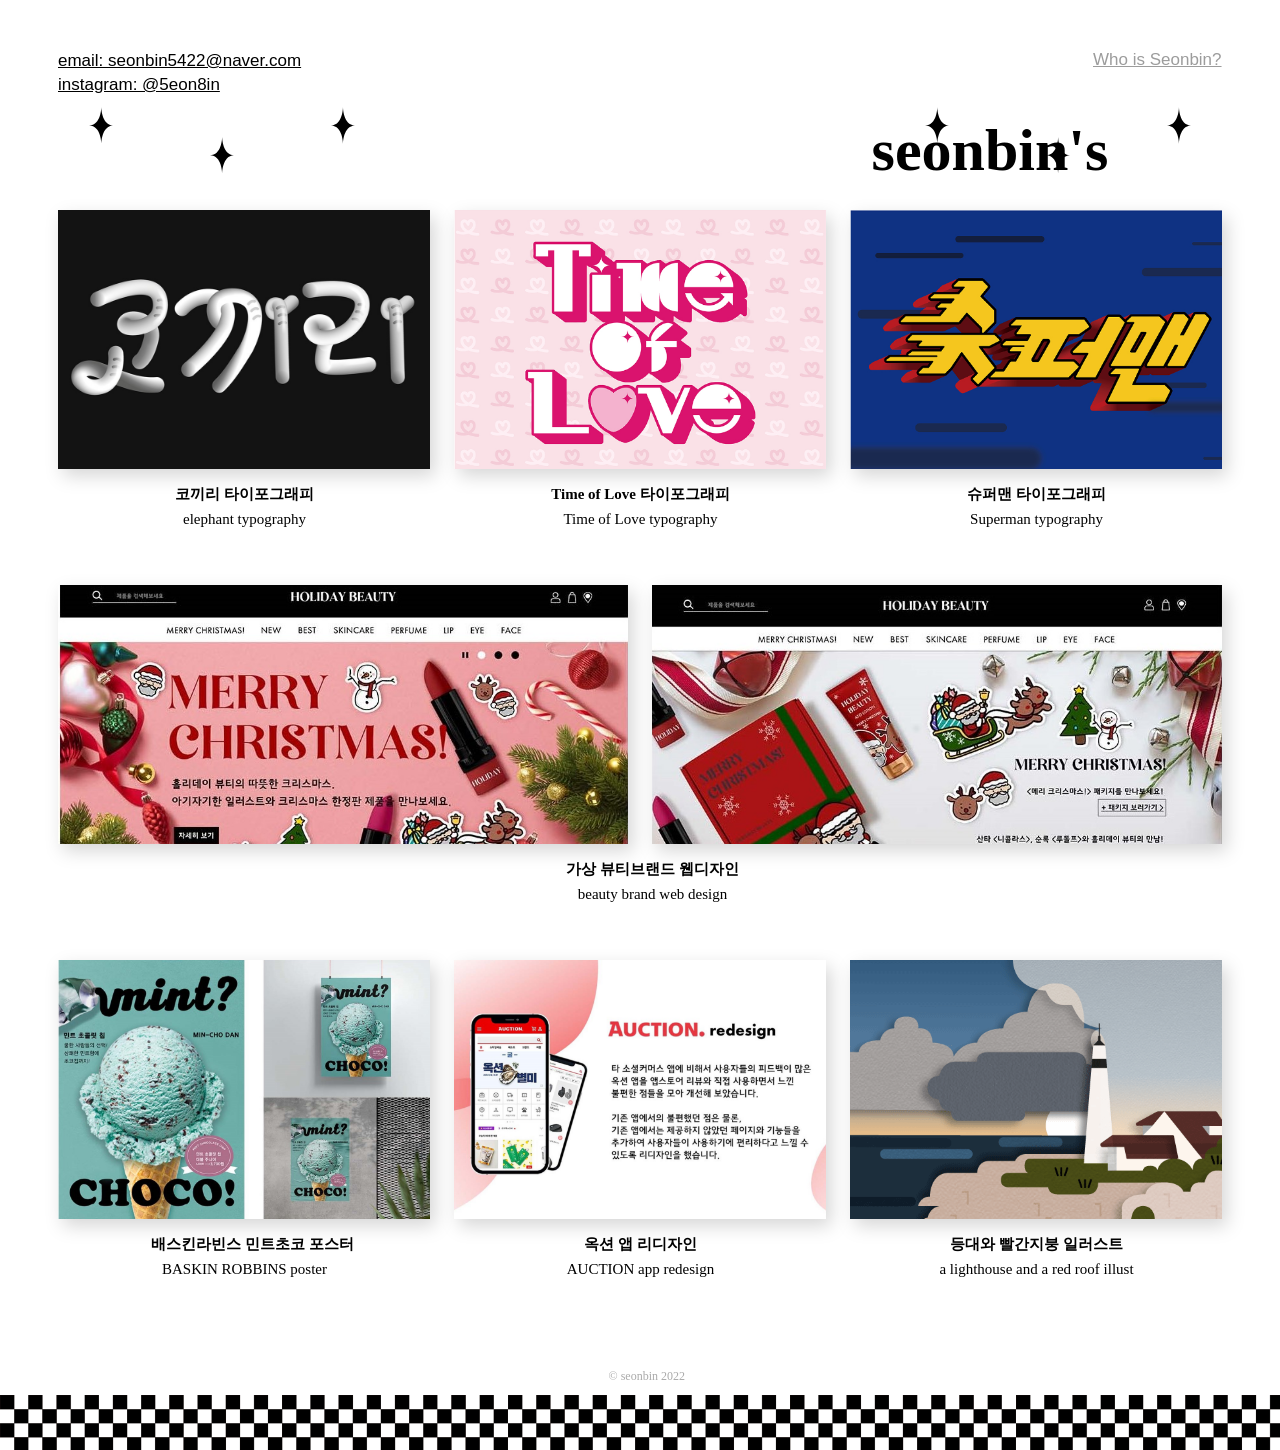
<file: final/index.html>
<!DOCTYPE html>
<html>
<head>
<meta charset="utf-8"/>
<meta http-equiv="X-UA-Compatible" content="IE=edge"/>
<meta name="viewport" content="width=device-width, initial-scale=1.0">
<link rel="stylesheet" href="https://cdnjs.cloudflare.com/ajax/libs/animate.css/4.1.1/animate.min.css">
<title>seonbin's</title>
<style id="applicationStylesheet" type="text/css">
:root {
	--web-view-ids: seonbins_mobile__3,seonbins_mobile__2,seonbins_mobile__1,seonbins_mobile,seonbins_tablet__1,seonbins_tablet,seonbins_desktop__1,seonbins_desktop;
	--web-view-name: seonbins;
	--web-view-id: seonbins_mobile__3;
	--web-scale-to-fit: false;
	--web-scale-to-fit-type: default;
	--web-enable-scale-up: false;
	--web-scale-on-resize: true;
	--web-show-scale-controls: false;
	--web-scale-on-double-click: false;
	--web-center-horizontally: true;
	--web-center-vertically: false;
	--web-actual-size-on-double-click: false;
	--web-navigate-on-keypress: false;
	--web-refresh-for-changes: false;
	--web-add-image-compare: false;
	--web-show-by-media-query: true;
	--web-application: false;
	--web-show-navigation-controls: false;
	--web-enable-deep-linking: true;
	--web-is-overlay: true;
}
#seonbins_mobile__3,
#seonbins_mobile__2,
#seonbins_mobile__1,
#seonbins_mobile,
#seonbins_tablet__1,
#seonbins_tablet,
#seonbins_desktop__1,
#seonbins_desktop {
	display: none;
}
@media (min-width: 0px) and (max-width: 767px) {
	.mediaViewInfo {
		--web-view-name: seonbins;
		--web-view-id: seonbins_mobile__3;
		--web-scale-on-resize: true;
		--web-center-horizontally: true;
		--web-show-by-media-query: true;
		--web-enable-deep-linking: true;
		--web-is-overlay: true;
	}
	* {
		margin: 0;
		padding: 0;
		box-sizing: border-box;
		border: none;
	}
	#seonbins_mobile__3 {
		position: absolute;
		display: block;
		width: 480px;
		height: 850px;
		overflow: hidden;
		--web-view-name: seonbins;
		--web-view-id: seonbins_mobile__3;
		--web-scale-on-resize: true;
		--web-center-horizontally: true;
		--web-show-by-media-query: true;
		--web-enable-deep-linking: true;
		--web-is-overlay: true;
	}
	
	#n_208 {
		fill: rgba(0,0,0,1);
	}
	.n_208 {
		position: absolute;
		overflow: visible;
		width: 232px;
		height: 850px;
		left: 0px;
		top: 0px;
	}
	#n_4 {
		fill: rgba(255,255,255,1);
	}
	.n_4 {
		overflow: visible;
		position: absolute;
		width: 27.3px;
		height: 27.3px;
		left: 24px;
		top: 24px;
		transform: matrix(1,0,0,1,0,0);
		--web-animation: fadein 0.30000001192092896s ease-out;
		--web-action-type: view;
		--web-action-target: seonbins_mobile__1;
		cursor: pointer;
	}
	#n_138 {
		position: absolute;
		width: 186px;
		height: 34.732px;
		left: 24px;
		top: 89.268px;
		overflow: visible;
	}
	#email_seonbin5422navercom {
		left: 0px;
		top: 0px;
		position: absolute;
		overflow: visible;
		width: 187px;
		white-space: nowrap;
		text-align: left;
		font-family: Arial;
		font-style: normal;
		font-weight: normal;
		font-size: 13px;
		color: rgba(255,255,255,1);
		text-decoration: underline;
	}
	#instagram_5eon8in__ {
		left: 0px;
		top: 19.732px;
		position: absolute;
		overflow: visible;
		width: 132px;
		white-space: nowrap;
		text-align: left;
		font-family: Arial;
		font-style: normal;
		font-weight: normal;
		font-size: 13px;
		color: rgba(255,255,255,1);
		text-decoration: underline;
	}
	#back_to_home {
		left: 24px;
		top: 161.968px;
		position: absolute;
		overflow: visible;
		width: 79px;
		white-space: nowrap;
		--web-animation: fadein undefineds undefined;
		--web-action-type: view;
		--web-action-target: seonbins_mobile;
		cursor: pointer;
		text-align: left;
		font-family: Arial;
		font-style: normal;
		font-weight: normal;
		font-size: 13px;
		color: rgba(255,255,255,1);
		text-decoration: underline;
	}
}
@media (min-width: 0px) and (max-width: 767px) {
	.mediaViewInfo {
		--web-view-name: seonbins;
		--web-view-id: seonbins_mobile__2;
		--web-scale-on-resize: true;
		--web-center-horizontally: true;
		--web-show-by-media-query: true;
		--web-enable-deep-linking: true;
		--web-is-overlay: true;
	}
	* {
		margin: 0;
		padding: 0;
		box-sizing: border-box;
		border: none;
	}
	#seonbins_mobile__2 {
		position: absolute;
		display: block;
		width: 480px;
		height: 850px;
		overflow: hidden;
		--web-view-name: seonbins;
		--web-view-id: seonbins_mobile__2;
		--web-scale-on-resize: true;
		--web-center-horizontally: true;
		--web-show-by-media-query: true;
		--web-enable-deep-linking: true;
		--web-is-overlay: true;
	}
	
	#n_208_v {
		fill: rgba(0,0,0,1);
	}
	.n_208_v {
		position: absolute;
		overflow: visible;
		width: 228px;
		height: 850px;
		left: 0px;
		top: 0px;
	}
	#n_4_w {
		fill: rgba(255,255,255,1);
	}
	.n_4_w {
		overflow: visible;
		position: absolute;
		width: 27.3px;
		height: 27.3px;
		left: 24px;
		top: 24px;
		transform: matrix(1,0,0,1,0,0);
		--web-animation: fadein 0.30000001192092896s ease-out;
		--web-action-type: view;
		--web-action-target: seonbins_mobile;
		cursor: pointer;
	}
	#n_137 {
		position: absolute;
		width: 186px;
		height: 34.732px;
		left: 24px;
		top: 89.268px;
		overflow: visible;
	}
	#email_seonbin5422navercom_y {
		left: 0px;
		top: 0px;
		position: absolute;
		overflow: visible;
		width: 187px;
		white-space: nowrap;
		text-align: left;
		font-family: Arial;
		font-style: normal;
		font-weight: normal;
		font-size: 13px;
		color: rgba(255,255,255,1);
		text-decoration: underline;
	}
	#instagram_5eon8in___z {
		left: 0px;
		top: 19.732px;
		position: absolute;
		overflow: visible;
		width: 132px;
		white-space: nowrap;
		text-align: left;
		font-family: Arial;
		font-style: normal;
		font-weight: normal;
		font-size: 13px;
		color: rgba(255,255,255,1);
		text-decoration: underline;
	}
	#Who_is_Seonbin {
		left: 24px;
		top: 161.968px;
		position: absolute;
		overflow: visible;
		width: 99px;
		white-space: nowrap;
		--web-animation: fadein undefineds undefined;
		--web-action-type: view;
		--web-action-target: seonbins_mobile__1
		cursor: pointer;
		text-align: left;
		font-family: Arial;
		font-style: normal;
		font-weight: normal;
		font-size: 13px;
		color: rgba(255,255,255,1);
		text-decoration: underline;
	}
}
@media (min-width: 0px) and (max-width: 767px) {
	.mediaViewInfo {
		--web-view-name: seonbins;
		--web-view-id: seonbins_mobile__1;
		--web-scale-on-resize: true;
		--web-center-horizontally: true;
		--web-show-by-media-query: true;
		--web-enable-deep-linking: true;
	}
	* {
		margin: 0;
		padding: 0;
		box-sizing: border-box;
		border: none;
	}
	#seonbins_mobile__1 {
		position: absolute;
		display: block;
		width: 480px;
		height: 962px;
		background-color: rgba(255,255,255,1);
		overflow: hidden;
		--web-view-name: seonbins;
		--web-view-id: seonbins_mobile__1;
		--web-scale-on-resize: true;
		--web-center-horizontally: true;
		--web-show-by-media-query: true;
		--web-enable-deep-linking: true;
	}
	@keyframes slide-right {
	
		0% {
			transform: translateX(-100%);
		}
	
	}
	#copyright {
		left: 196.5px;
		top: 920px;
		position: absolute;
		overflow: visible;
		width: 88px;
		white-space: nowrap;
		text-align: right;
		font-family: Source Han Sans KR;
		font-style: normal;
		font-weight: normal;
		font-size: 12px;
		color: rgba(170,170,170,1);
	}
	#KakaoTalk_20220426_194854953 {
		filter: drop-shadow(10px 12px 6px rgba(0, 0, 0, 0.129));
		position: absolute;
		width: 208px;
		height: 208px;
		left: 136px;
		top: 216.351px;
		overflow: visible;
	}
	#jang_seonbin {
		left: 120px;
		top: 517.549px;
		position: absolute;
		overflow: visible;
		width: 181px;
		white-space: nowrap;
		text-align: left;
		font-family: ChangwonDangamAsac;
		font-style: normal;
		font-weight: bold;
		font-size: 22px;
		color: rgba(0,0,0,1);
		text-transform: capitalize;
	}
	#Text {
		left: 120px;
		top: 462.351px;
		position: absolute;
		overflow: visible;
		width: 109px;
		white-space: nowrap;
		text-align: left;
		font-family: ChangwonDangamAsac;
		font-style: normal;
		font-weight: bold;
		font-size: 39px;
		color: rgba(0,0,0,1);
	}
	#bloodtype_A_mbti_ISFP {
		left: 120px;
		top: 582.549px;
		position: absolute;
		overflow: visible;
		width: 123px;
		white-space: nowrap;
		line-height: 32px;
		margin-top: -7px;
		text-align: left;
		font-family: Source Han Sans K;
		font-style: normal;
		font-weight: normal;
		font-size: 18px;
		color: rgba(0,0,0,1);
		text-transform: uppercase;
	}
	#aducation_2021________________ {
		left: 122px;
		top: 668px;
		position: absolute;
		overflow: visible;
		width: 286px;
		white-space: nowrap;
		line-height: 27px;
		margin-top: -6px;
		text-align: left;
		font-family: Source Han Sans K;
		font-style: normal;
		font-weight: bold;
		font-size: 15px;
		color: rgba(0,0,0,1);
		text-transform: uppercase;
	}
	#Who_is_Seonbin_ {
		left: 119px;
		top: 172px;
		position: absolute;
		overflow: visible;
		width: 114px;
		white-space: nowrap;
		text-align: left;
		font-family: Arial;
		font-style: normal;
		font-weight: normal;
		font-size: 15px;
		color: rgba(0,0,0,1);
	}
	#n_139 {
		position: absolute;
		width: 480px;
		height: 124px;
		left: 0px;
		top: 0px;
		overflow: visible;
	}
	#n_209 {
		fill: rgba(255,255,255,1);
	}
	.n_209 {
		position: absolute;
		overflow: visible;
		width: 480px;
		height: 124px;
		left: 0px;
		top: 0px;
	}
	#menuicon {
		position: absolute;
		width: 32px;
		height: 32px;
		left: 24px;
		top: 24px;
		overflow: visible;
		cursor: pointer;
		--web-animation: slide-right 0.30000001192092896s ease-out forwards;
		--web-action-type: view;
		--web-action-target: seonbins_mobile__3;
	}
	#seonbins {
		left:50%;
		right:50%;
		top: 8%;
		position: absolute;
		overflow: visible;
		width: 176px;
		white-space: nowrap;
		text-align: center;
		font-family: ChangwonDangamAsac;
		font-style: normal;
		font-weight: bold;
		font-size: 30px;
		color: rgba(0,0,0,1);
		animation-duration: 5s;
        animation-iteration-count: infinite;
	}
	#n_118 {
		position: absolute;
		width: 96px;
		height: 24px;
		left: 24px;
		top: 62px;
		overflow: visible;
	}
	#n_23 {
		position: absolute;
		width: 9px;
		height: 14px;
		left: 0px;
		top: 0px;
		overflow: visible;
	}
	#n_2 {
		position: absolute;
		width: 9px;
		height: 14px;
		left: 0px;
		top: 0px;
		overflow: visible;
	}
	#n_112 {
		position: absolute;
		width: 10px;
		height: 13px;
		left: 43px;
		top: 11px;
		overflow: visible;
	}
	#n_2_bi {
		position: absolute;
		width: 10px;
		height: 13px;
		left: 0px;
		top: 0px;
		overflow: visible;
	}
	#n_113 {
		position: absolute;
		width: 9px;
		height: 14px;
		left: 87px;
		top: 0px;
		overflow: visible;
	}
	#n_2_bk {
		position: absolute;
		width: 9px;
		height: 14px;
		left: 0px;
		top: 0px;
		overflow: visible;
	}
	#n_130 {
		position: absolute;
		width: 96px;
		height: 24px;
		left: 360px;
		top: 62px;
		overflow: visible;
	}
	#n_23_bm {
		position: absolute;
		width: 9px;
		height: 14px;
		left: 0px;
		top: 0px;
		overflow: visible;
	}
	#n_2_bn {
		position: absolute;
		width: 9px;
		height: 14px;
		left: 0px;
		top: 0px;
		overflow: visible;
	}
	#n_112_bo {
		position: absolute;
		width: 10px;
		height: 13px;
		left: 43px;
		top: 11px;
		overflow: visible;
	}
	#n_2_bp {
		position: absolute;
		width: 10px;
		height: 13px;
		left: 0px;
		top: 0px;
		overflow: visible;
	}
	#n_113_bq {
		position: absolute;
		width: 9px;
		height: 14px;
		left: 87px;
		top: 0px;
		overflow: visible;
	}
	#n_2_br {
		position: absolute;
		width: 9px;
		height: 14px;
		left: 0px;
		top: 0px;
		overflow: visible;
	}
	#n_-1- {
		position: absolute;
		width: 508px;
		height: 55px;
		left: 0px;
		top: 935px;
		overflow: visible;
	}
}
@media (min-width: 0px) and (max-width: 767px) {
	.mediaViewInfo {
		--web-view-name: seonbins;
		--web-view-id: seonbins_mobile;
		--web-scale-on-resize: true;
		--web-center-horizontally: true;
		--web-show-by-media-query: true;
		--web-enable-deep-linking: true;
	}
	* {
		margin: 0;
		padding: 0;
		box-sizing: border-box;
		border: none;
	}
	#seonbins_mobile {
		position: absolute;
		display: block;
		width: 480px;
		height: 3202px;
		background-color: rgba(255,255,255,1);
		overflow: hidden;
		--web-view-name: seonbins;
		--web-view-id: seonbins_mobile;
		--web-scale-on-resize: true;
		--web-center-horizontally: true;
		--web-show-by-media-query: true;
		--web-enable-deep-linking: true;
	}
	@keyframes slide-right {
	
		0% {
			transform: translateX(-100%);
		}
	
	}
	#n_131 {
		position: absolute;
		width: 432px;
		height: 370px;
		left: 24px;
		top: 124px;
		overflow: visible;
	}
	#n_203 {
		fill: rgba(255,255,255,1);
	}
	.n_203 {
		filter: drop-shadow(5px 7px 9px rgba(0, 0, 0, 0.161));
		position: absolute;
		overflow: visible;
		width: 459px;
		height: 321px;
		left: 0px;
		top: 0px;
	}
	#n__9 {
		position: absolute;
		width: 432px;
		height: 294px;
		left: 0px;
		top: 0px;
		overflow: visible;
	}
	#n__elephant_typography {
		left: 129px;
		top: 316px;
		position: absolute;
		overflow: visible;
		width: 165px;
		white-space: nowrap;
		line-height: 29px;
		margin-top: -6px;
		text-align: center;
		font-family: Source Han Sans K;
		font-style: normal;
		font-weight: bold;
		font-size: 17px;
		color: rgba(0,0,0,1);
	}
	#n_132 {
		position: absolute;
		width: 432px;
		height: 366px;
		left: 24px;
		top: 549px;
		overflow: visible;
	}
	#n_14 {
		fill: rgba(255,255,255,1);
	}
	.n_14 {
		filter: drop-shadow(5px 7px 9px rgba(0, 0, 0, 0.161));
		position: absolute;
		overflow: visible;
		width: 459px;
		height: 318px;
		left: 0px;
		top: 0px;
	}
	#n__8 {
		position: absolute;
		width: 432px;
		height: 291px;
		left: 0px;
		top: 0px;
		overflow: visible;
	}
	#Time_of_Love__Time_of_Love_typ {
		left: 105px;
		top: 313px;
		position: absolute;
		overflow: visible;
		width: 205px;
		white-space: nowrap;
		line-height: 28px;
		margin-top: -5.5px;
		text-align: center;
		font-family: Source Han Sans K;
		font-style: normal;
		font-weight: bold;
		font-size: 17px;
		color: rgba(0,0,0,1);
	}
	#n_133 {
		position: absolute;
		width: 432px;
		height: 382px;
		left: 24px;
		top: 970px;
		overflow: visible;
	}
	#n_205 {
		fill: rgba(255,255,255,1);
	}
	.n_205 {
		filter: drop-shadow(5px 7px 9px rgba(0, 0, 0, 0.161));
		position: absolute;
		overflow: visible;
		width: 459px;
		height: 332px;
		left: 0px;
		top: 0px;
	}
	#n__10 {
		position: absolute;
		width: 432px;
		height: 305px;
		left: 0px;
		top: 0px;
		overflow: visible;
	}
	#n__Superman_typography {
		left: 123px;
		top: 328px;
		position: absolute;
		overflow: visible;
		width: 187px;
		white-space: nowrap;
		line-height: 28px;
		margin-top: -5px;
		text-align: center;
		font-family: Source Han Sans K;
		font-style: normal;
		font-weight: bold;
		font-size: 18px;
		color: rgba(0,0,0,1);
	}
	#n_134 {
		position: absolute;
		width: 432px;
		height: 381px;
		left: 24px;
		top: 1407px;
		overflow: visible;
	}
	#n_20 {
		fill: rgba(255,255,255,1);
	}
	.n_20 {
		filter: drop-shadow(5px 7px 9px rgba(0, 0, 0, 0.161));
		position: absolute;
		overflow: visible;
		width: 459px;
		height: 330px;
		left: 0px;
		top: 0px;
	}
	#n__1 {
		position: absolute;
		width: 432px;
		height: 303px;
		left: 0px;
		top: 0px;
		overflow: visible;
	}
	#n___a_lighthouse_and_a_red_roo {
		left: 78px;
		top: 325px;
		position: absolute;
		overflow: visible;
		width: 267px;
		white-space: nowrap;
		line-height: 30px;
		margin-top: -6px;
		text-align: center;
		font-family: Source Han Sans K;
		font-style: normal;
		font-weight: bold;
		font-size: 18px;
		color: rgba(0,0,0,1);
	}
	#n_136 {
		position: absolute;
		width: 432px;
		height: 381px;
		left: 24px;
		top: 1843px;
		overflow: visible;
	}
	#n__1_cc {
		position: absolute;
		width: 432px;
		height: 303px;
		left: 0px;
		top: 0px;
		overflow: visible;
	}
	#n___beauty_brand_web_design {
		left: 106px;
		top: 325px;
		position: absolute;
		overflow: visible;
		width: 211px;
		white-space: nowrap;
		line-height: 30px;
		margin-top: -6px;
		text-align: center;
		font-family: Source Han Sans K;
		font-style: normal;
		font-weight: bold;
		font-size: 18px;
		color: rgba(0,0,0,1);
	}
	#n_207 {
		fill: rgba(255,255,255,1);
	}
	.n_207 {
		filter: drop-shadow(5px 7px 9px rgba(0, 0, 0, 0.161));
		position: absolute;
		overflow: visible;
		width: 459px;
		height: 330px;
		left: 0px;
		top: 0px;
	}
	#n__11 {
		position: absolute;
		width: 432px;
		height: 303px;
		left: 0px;
		top: 0px;
		overflow: visible;
	}
	#n_121 {
		position: absolute;
		width: 432px;
		height: 375px;
		left: 24px;
		top: 2279px;
		overflow: visible;
	}
	#n_18 {
		fill: rgba(255,255,255,1);
	}
	.n_18 {
		filter: drop-shadow(5px 7px 9px rgba(0, 0, 0, 0.161));
		position: absolute;
		overflow: visible;
		width: 459px;
		height: 327px;
		left: 0px;
		top: 0px;
	}
	#n__4 {
		position: absolute;
		width: 432px;
		height: 300px;
		left: 0px;
		top: 0px;
		overflow: visible;
	}
	#n___BASKIN_ROBBINS_poster {
		left: 108px;
		top: 322px;
		position: absolute;
		overflow: visible;
		width: 213px;
		white-space: nowrap;
		line-height: 28px;
		margin-top: -5.5px;
		text-align: center;
		font-family: Source Han Sans K;
		font-style: normal;
		font-weight: bold;
		font-size: 17px;
		color: rgba(0,0,0,1);
	}
	#n_120 {
		position: absolute;
		width: 432px;
		height: 375px;
		left: 24px;
		top: 2709px;
		overflow: visible;
	}
	#n_19 {
		fill: rgba(255,255,255,1);
	}
	.n_19 {
		filter: drop-shadow(5px 7px 9px rgba(0, 0, 0, 0.161));
		position: absolute;
		overflow: visible;
		width: 459px;
		height: 327px;
		left: 0px;
		top: 0px;
	}
	#n__3 {
		position: absolute;
		width: 432px;
		height: 300px;
		left: 0px;
		top: 0px;
		overflow: visible;
	}
	#n___AUCTION_app_redesign {
		left: 125px;
		top: 322px;
		position: absolute;
		overflow: visible;
		width: 179px;
		white-space: nowrap;
		line-height: 28px;
		margin-top: -5.5px;
		text-align: center;
		font-family: Source Han Sans K;
		font-style: normal;
		font-weight: bold;
		font-size: 17px;
		color: rgba(0,0,0,1);
	}
	#copyright_co {
		left: 164px;
		top: 350px;
		position: absolute;
		overflow: visible;
		width: 120px;
		white-space: nowrap;
		text-align: right;
		font-family: Source Han Sans KR;
		font-style: normal;
		font-weight: normal;
		font-size: 12px;
		color: rgba(0,0,0,1);
	}
	#copyright_cp {
		left: 196.5px;
		top: 3160px;
		position: absolute;
		overflow: visible;
		width: 88px;
		white-space: nowrap;
		text-align: right;
		font-family: Source Han Sans KR;
		font-style: normal;
		font-weight: normal;
		font-size: 12px;
		color: rgba(170,170,170,1);
	}
	#n_140 {
		position: absolute;
		width: 480px;
		height: 124px;
		left: 0px;
		top: 0px;
		overflow: visible;
	}
	#n_209_cr {
		fill: rgba(255,255,255,1);
	}
	.n_209_cr {
		position: absolute;
		overflow: visible;
		width: 480px;
		height: 124px;
		left: 0px;
		top: 0px;
	}
	#menuicon_cs {
		position: absolute;
		width: 32px;
		height: 32px;
		left: 24px;
		top: 24px;
		overflow: visible;
		cursor: pointer;
		--web-animation: slide-right 0.20000000298023224s ease-in forwards;
		--web-action-type: view;
		--web-action-target: seonbins_mobile__2;
	}
	#seonbins_ct {
		left:50%;
		right:50%;
		top: 8%;
		position: absolute;
		overflow: visible;
		width: 176px;
		white-space: nowrap;
		text-align: center;
		font-family: ChangwonDangamAsac;
		font-style: normal;
		font-weight: bold;
		font-size: 30px;
		color: rgba(0,0,0,1);
		animation-duration: 5s;
        animation-iteration-count: infinite;
	}
	#n_118_cu {
		position: absolute;
		width: 96px;
		height: 24px;
		left: 24px;
		top: 62px;
		overflow: visible;
	}
	#n_23_cv {
		position: absolute;
		width: 9px;
		height: 14px;
		left: 0px;
		top: 0px;
		overflow: visible;
	}
	#n_2_cw {
		position: absolute;
		width: 9px;
		height: 14px;
		left: 0px;
		top: 0px;
		overflow: visible;
	}
	#n_112_cx {
		position: absolute;
		width: 10px;
		height: 13px;
		left: 43px;
		top: 11px;
		overflow: visible;
	}
	#n_2_cy {
		position: absolute;
		width: 10px;
		height: 13px;
		left: 0px;
		top: 0px;
		overflow: visible;
	}
	#n_113_cz {
		position: absolute;
		width: 9px;
		height: 14px;
		left: 87px;
		top: 0px;
		overflow: visible;
	}
	#n_2_c {
		position: absolute;
		width: 9px;
		height: 14px;
		left: 0px;
		top: 0px;
		overflow: visible;
	}
	#n_130_c {
		position: absolute;
		width: 96px;
		height: 24px;
		left: 360px;
		top: 62px;
		overflow: visible;
	}
	#n_23_c {
		position: absolute;
		width: 9px;
		height: 14px;
		left: 0px;
		top: 0px;
		overflow: visible;
	}
	#n_2_da {
		position: absolute;
		width: 9px;
		height: 14px;
		left: 0px;
		top: 0px;
		overflow: visible;
	}
	#n_112_c {
		position: absolute;
		width: 10px;
		height: 13px;
		left: 43px;
		top: 11px;
		overflow: visible;
	}
	#n_2_db {
		position: absolute;
		width: 10px;
		height: 13px;
		left: 0px;
		top: 0px;
		overflow: visible;
	}
	#n_113_c {
		position: absolute;
		width: 9px;
		height: 14px;
		left: 87px;
		top: 0px;
		overflow: visible;
	}
	#n_2_dc {
		position: absolute;
		width: 9px;
		height: 14px;
		left: 0px;
		top: 0px;
		overflow: visible;
	}
	#n_-1-_c {
		position: absolute;
		width: 508px;
		height: 55px;
		left: 0px;
		top: 3177px;
		overflow: visible;
	}
}
@media (min-width: 768px) and (max-width: 1279px) {
	.mediaViewInfo {
		--web-view-name: seonbins;
		--web-view-id: seonbins_tablet__1;
		--web-scale-on-resize: true;
		--web-center-horizontally: true;
		--web-show-by-media-query: true;
		--web-enable-deep-linking: true;
	}
	* {
		margin: 0;
		padding: 0;
		box-sizing: border-box;
		border: none;
	}
	#seonbins_tablet__1 {
		position: absolute;
		display: block;
		width: 768px;
		height: 950px;
		background-color: rgba(255,255,255,1);
		overflow: hidden;
		--web-view-name: seonbins;
		--web-view-id: seonbins_tablet__1;
		--web-scale-on-resize: true;
		--web-center-horizontally: true;
		--web-show-by-media-query: true;
		--web-enable-deep-linking: true;
	}
	@keyframes fadein {
	
		0% {
			opacity: 0;
		}
		100% {
			opacity: 1;
		}
	
	}
	#seonbins_db {
		left:50%;
		right:50%;
		top: 8%;
		position: absolute;
		overflow: visible;
		width: 176px;
		white-space: nowrap;
		text-align: center;
		font-family: ChangwonDangamAsac;
		font-style: normal;
		font-weight: bold;
		font-size: 30px;
		color: rgba(0,0,0,1);
		animation-duration: 5s;
        animation-iteration-count: infinite;
	}
	#n_117 {
		position: absolute;
		width: 186px;
		height: 34.732px;
		left: 24px;
		top: 97.268px;
		overflow: visible;
	}
	#email_seonbin5422navercom_dd {
		left: 0px;
		top: 0px;
		position: absolute;
		overflow: visible;
		width: 187px;
		white-space: nowrap;
		text-align: left;
		font-family: Arial;
		font-style: normal;
		font-weight: normal;
		font-size: 13px;
		color: rgba(0,0,0,1);
		text-decoration: underline;
	}
	#instagram_5eon8in___de {
		left: 0px;
		top: 19.732px;
		position: absolute;
		overflow: visible;
		width: 132px;
		white-space: nowrap;
		text-align: left;
		font-family: Arial;
		font-style: normal;
		font-weight: normal;
		font-size: 13px;
		color: rgba(0,0,0,1);
		text-decoration: underline;
	}
	#back_to_home_df {
		left: 666px;
		top: 99.634px;
		position: absolute;
		overflow: visible;
		width: 79px;
		white-space: nowrap;
		--web-animation: fadein 0.30000001192092896s ease-out;
		--web-action-type: view;
		--web-action-target: seonbins_tablet;
		cursor: pointer;
		text-align: left;
		font-family: Arial;
		font-style: normal;
		font-weight: normal;
		font-size: 13px;
		color: rgba(156,156,156,1);
		text-decoration: underline;
	}
	#n_118_dg {
		position: absolute;
		width: 117px;
		height: 29px;
		left: 162px;
		top: 42px;
		overflow: visible;
	}
	#n_23_dh {
		position: absolute;
		width: 11px;
		height: 17px;
		left: 0px;
		top: 0px;
		overflow: visible;
	}
	#n_2_di {
		position: absolute;
		width: 11px;
		height: 17px;
		left: 0px;
		top: 0px;
		overflow: visible;
	}
	#n_112_dj {
		position: absolute;
		width: 11px;
		height: 16px;
		left: 53px;
		top: 13px;
		overflow: visible;
	}
	#n_2_dk {
		position: absolute;
		width: 11px;
		height: 16px;
		left: 0px;
		top: 0px;
		overflow: visible;
	}
	#n_113_dl {
		position: absolute;
		width: 11px;
		height: 17px;
		left: 106px;
		top: 0px;
		overflow: visible;
	}
	#n_2_dm {
		position: absolute;
		width: 11px;
		height: 17px;
		left: 0px;
		top: 0px;
		overflow: visible;
	}
	#n_119 {
		position: absolute;
		width: 117px;
		height: 29px;
		left: 489px;
		top: 42px;
		overflow: visible;
	}
	#n_23_do {
		position: absolute;
		width: 11px;
		height: 17px;
		left: 0px;
		top: 0px;
		overflow: visible;
	}
	#n_2_dp {
		position: absolute;
		width: 11px;
		height: 17px;
		left: 0px;
		top: 0px;
		overflow: visible;
	}
	#n_112_dq {
		position: absolute;
		width: 11px;
		height: 16px;
		left: 53px;
		top: 13px;
		overflow: visible;
	}
	#n_2_dr {
		position: absolute;
		width: 11px;
		height: 16px;
		left: 0px;
		top: 0px;
		overflow: visible;
	}
	#n_113_ds {
		position: absolute;
		width: 11px;
		height: 17px;
		left: 106px;
		top: 0px;
		overflow: visible;
	}
	#n_2_dt {
		position: absolute;
		width: 11px;
		height: 17px;
		left: 0px;
		top: 0px;
		overflow: visible;
	}
	#copyright_du {
		left: 341px;
		top: 896.5px;
		position: absolute;
		overflow: visible;
		width: 88px;
		white-space: nowrap;
		text-align: right;
		font-family: Source Han Sans KR;
		font-style: normal;
		font-weight: normal;
		font-size: 12px;
		color: rgba(170,170,170,1);
	}
	#Who_is_Seonbin_dv {
		left: 117px;
		top: 196px;
		position: absolute;
		overflow: visible;
		width: 114px;
		white-space: nowrap;
		text-align: left;
		font-family: Arial;
		font-style: normal;
		font-weight: normal;
		font-size: 15px;
		color: rgba(0,0,0,1);
	}
	#n_129 {
		position: absolute;
		width: 558.241px;
		height: 441.691px;
		left: 104.879px;
		top: 239.268px;
		overflow: visible;
	}
	#KakaoTalk_20220426_194854953_dx {
		filter: drop-shadow(10px 12px 6px rgba(0, 0, 0, 0.129));
		position: absolute;
		width: 232.31px;
		height: 232.31px;
		left: 0px;
		top: 0px;
		overflow: visible;
	}
	#n_128 {
		position: absolute;
		width: 285px;
		height: 441.691px;
		left: 273.241px;
		top: 0px;
		overflow: visible;
	}
	#jang_seonbin_dz {
		left: 0px;
		top: 55.198px;
		position: absolute;
		overflow: visible;
		width: 181px;
		white-space: nowrap;
		text-align: left;
		font-family: ChangwonDangamAsac;
		font-style: normal;
		font-weight: bold;
		font-size: 22px;
		color: rgba(0,0,0,1);
		text-transform: capitalize;
	}
	#Text_d {
		left: 0px;
		top: 0px;
		position: absolute;
		overflow: visible;
		width: 109px;
		white-space: nowrap;
		text-align: left;
		font-family: ChangwonDangamAsac;
		font-style: normal;
		font-weight: bold;
		font-size: 39px;
		color: rgba(0,0,0,1);
	}
	#bloodtype_A_mbti_ISFP_d {
		left: 0px;
		top: 108.749px;
		position: absolute;
		overflow: visible;
		width: 123px;
		white-space: nowrap;
		line-height: 32px;
		margin-top: -7px;
		text-align: left;
		font-family: Source Han Sans K;
		font-style: normal;
		font-weight: normal;
		font-size: 18px;
		color: rgba(0,0,0,1);
		text-transform: uppercase;
	}
	#aducation_2021_________________d {
		left: 0px;
		top: 258.691px;
		position: absolute;
		overflow: visible;
		width: 286px;
		white-space: nowrap;
		line-height: 27px;
		margin-top: -6px;
		text-align: left;
		font-family: Source Han Sans K;
		font-style: normal;
		font-weight: bold;
		font-size: 15px;
		color: rgba(0,0,0,1);
		text-transform: uppercase;
	}
	#n_145 {
		position: absolute;
		width: 1016px;
		height: 55px;
		left: 0px;
		top: 914px;
		overflow: visible;
	}
	#n_-1-_d {
		position: absolute;
		width: 508px;
		height: 55px;
		left: 0px;
		top: 0px;
		overflow: visible;
	}
	#n_-1-_ea {
		position: absolute;
		width: 508px;
		height: 55px;
		left: 508px;
		top: 0px;
		overflow: visible;
	}
}
@media (min-width: 768px) and (max-width: 1279px) {
	.mediaViewInfo {
		--web-view-name: seonbins;
		--web-view-id: seonbins_tablet;
		--web-scale-on-resize: true;
		--web-center-horizontally: true;
		--web-show-by-media-query: true;
		--web-enable-deep-linking: true;
	}
	* {
		margin: 0;
		padding: 0;
		box-sizing: border-box;
		border: none;
	}
	#seonbins_tablet {
		position: absolute;
		display: block;
		width: 768px;
		height: 1563px;
		background-color: rgba(255,255,255,1);
		overflow: hidden;
		--web-view-name: seonbins;
		--web-view-id: seonbins_tablet;
		--web-scale-on-resize: true;
		--web-center-horizontally: true;
		--web-show-by-media-query: true;
		--web-enable-deep-linking: true;
	}
	@keyframes fadein {
	
		0% {
			opacity: 0;
		}
		100% {
			opacity: 1;
		}
	
	}
	#seonbins_d {
		left:50%;
		right:50%;
		top: 8%;
		position: absolute;
		overflow: visible;
		width: 176px;
		white-space: nowrap;
		text-align: center;
		font-family: ChangwonDangamAsac;
		font-style: normal;
		font-weight: bold;
		font-size: 30px;
		color: rgba(0,0,0,1);
		animation-duration: 5s;
        animation-iteration-count: infinite;
	}
	#n_117_d {
		position: absolute;
		width: 186px;
		height: 34.732px;
		left: 24px;
		top: 97.268px;
		overflow: visible;
	}
	#email_seonbin5422navercom_ea {
		left: 0px;
		top: 0px;
		position: absolute;
		overflow: visible;
		width: 187px;
		white-space: nowrap;
		text-align: left;
		font-family: Arial;
		font-style: normal;
		font-weight: normal;
		font-size: 13px;
		color: rgba(0,0,0,1);
		text-decoration: underline;
	}
	#instagram_5eon8in___eb {
		left: 0px;
		top: 19.732px;
		position: absolute;
		overflow: visible;
		width: 132px;
		white-space: nowrap;
		text-align: left;
		font-family: Arial;
		font-style: normal;
		font-weight: normal;
		font-size: 13px;
		color: rgba(0,0,0,1);
		text-decoration: underline;
	}
	#Who_is_Seonbin_ec {
		left: 646px;
		top: 97.268px;
		position: absolute;
		overflow: visible;
		width: 99px;
		white-space: nowrap;
		--web-animation: fadein 0.30000001192092896s ease-out;
		--web-action-type: view;
		--web-action-target: seonbins_tablet__1;
		cursor: pointer;
		text-align: left;
		font-family: Arial;
		font-style: normal;
		font-weight: normal;
		font-size: 13px;
		color: rgba(156,156,156,1);
		text-decoration: underline;
	}
	#n_118_ed {
		position: absolute;
		width: 117px;
		height: 29px;
		left: 162px;
		top: 42px;
		overflow: visible;
	}
	#n_23_ee {
		position: absolute;
		width: 11px;
		height: 17px;
		left: 0px;
		top: 0px;
		overflow: visible;
	}
	#n_2_ef {
		position: absolute;
		width: 11px;
		height: 17px;
		left: 0px;
		top: 0px;
		overflow: visible;
	}
	#n_112_eg {
		position: absolute;
		width: 11px;
		height: 16px;
		left: 53px;
		top: 13px;
		overflow: visible;
	}
	#n_2_eh {
		position: absolute;
		width: 11px;
		height: 16px;
		left: 0px;
		top: 0px;
		overflow: visible;
	}
	#n_113_ei {
		position: absolute;
		width: 11px;
		height: 17px;
		left: 106px;
		top: 0px;
		overflow: visible;
	}
	#n_2_ej {
		position: absolute;
		width: 11px;
		height: 17px;
		left: 0px;
		top: 0px;
		overflow: visible;
	}
	#n_119_ek {
		position: absolute;
		width: 117px;
		height: 29px;
		left: 489px;
		top: 42px;
		overflow: visible;
	}
	#n_23_el {
		position: absolute;
		width: 11px;
		height: 17px;
		left: 0px;
		top: 0px;
		overflow: visible;
	}
	#n_2_em {
		position: absolute;
		width: 11px;
		height: 17px;
		left: 0px;
		top: 0px;
		overflow: visible;
	}
	#n_112_en {
		position: absolute;
		width: 11px;
		height: 16px;
		left: 53px;
		top: 13px;
		overflow: visible;
	}
	#n_2_eo {
		position: absolute;
		width: 11px;
		height: 16px;
		left: 0px;
		top: 0px;
		overflow: visible;
	}
	#n_113_ep {
		position: absolute;
		width: 11px;
		height: 17px;
		left: 106px;
		top: 0px;
		overflow: visible;
	}
	#n_2_eq {
		position: absolute;
		width: 11px;
		height: 17px;
		left: 0px;
		top: 0px;
		overflow: visible;
	}
	#n_124 {
		position: absolute;
		width: 347px;
		height: 300px;
		left: 25px;
		top: 150px;
		overflow: visible;
	}
	#n_203_es {
		fill: rgba(255,255,255,1);
	}
	.n_203_es {
		filter: drop-shadow(5px 7px 9px rgba(0, 0, 0, 0.161));
		position: absolute;
		overflow: visible;
		width: 374px;
		height: 263px;
		left: 0px;
		top: 0px;
	}
	#n__9_et {
		position: absolute;
		width: 347px;
		height: 236px;
		left: 0px;
		top: 0px;
		overflow: visible;
	}
	#n__elephant_typography_eu {
		left: 104px;
		top: 254px;
		position: absolute;
		overflow: visible;
		width: 145px;
		white-space: nowrap;
		line-height: 25px;
		margin-top: -5px;
		text-align: center;
		font-family: Source Han Sans K;
		font-style: normal;
		font-weight: bold;
		font-size: 15px;
		color: rgba(0,0,0,1);
	}
	#n_125 {
		position: absolute;
		width: 348px;
		height: 298px;
		left: 396px;
		top: 152px;
		overflow: visible;
	}
	#n_14_ew {
		fill: rgba(255,255,255,1);
	}
	.n_14_ew {
		filter: drop-shadow(5px 7px 9px rgba(0, 0, 0, 0.161));
		position: absolute;
		overflow: visible;
		width: 375px;
		height: 261px;
		left: 0px;
		top: 0px;
	}
	#n__8_ex {
		position: absolute;
		width: 348px;
		height: 234px;
		left: 0px;
		top: 0px;
		overflow: visible;
	}
	#Time_of_Love__Time_of_Love_typ_ey {
		left: 84px;
		top: 252px;
		position: absolute;
		overflow: visible;
		width: 181px;
		white-space: nowrap;
		line-height: 25px;
		margin-top: -5px;
		text-align: center;
		font-family: Source Han Sans K;
		font-style: normal;
		font-weight: bold;
		font-size: 15px;
		color: rgba(0,0,0,1);
	}
	#n_122 {
		position: absolute;
		width: 348px;
		height: 308px;
		left: 24px;
		top: 485px;
		overflow: visible;
	}
	#n_205_e {
		fill: rgba(255,255,255,1);
	}
	.n_205_e {
		filter: drop-shadow(5px 7px 9px rgba(0, 0, 0, 0.161));
		position: absolute;
		overflow: visible;
		width: 375px;
		height: 273px;
		left: 0px;
		top: 0px;
	}
	#n__10_e {
		position: absolute;
		width: 348px;
		height: 246px;
		left: 0px;
		top: 0px;
		overflow: visible;
	}
	#n__Superman_typography_e {
		left: 99px;
		top: 264px;
		position: absolute;
		overflow: visible;
		width: 157px;
		white-space: nowrap;
		line-height: 23px;
		margin-top: -4px;
		text-align: center;
		font-family: Source Han Sans K;
		font-style: normal;
		font-weight: bold;
		font-size: 15px;
		color: rgba(0,0,0,1);
	}
	#n_16 {
		fill: rgba(255,255,255,1);
	}
	.n_16 {
		filter: drop-shadow(5px 7px 9px rgba(0, 0, 0, 0.161));
		position: absolute;
		overflow: visible;
		width: 375px;
		height: 215px;
		left: 24px;
		top: 828px;
	}
	#n_17 {
		fill: rgba(255,255,255,1);
	}
	.n_17 {
		filter: drop-shadow(5px 7px 9px rgba(0, 0, 0, 0.161));
		position: absolute;
		overflow: visible;
		width: 375px;
		height: 215px;
		left: 396px;
		top: 828px;
	}
	#n__5 {
		position: absolute;
		width: 348px;
		height: 188px;
		left: 24px;
		top: 828px;
		overflow: visible;
	}
	#n__6 {
		position: absolute;
		width: 348px;
		height: 188px;
		left: 396px;
		top: 828px;
		overflow: visible;
	}
	#n___beauty_brand_web_design_e {
		left: 297px;
		top: 1034px;
		position: absolute;
		overflow: visible;
		width: 175px;
		white-space: nowrap;
		line-height: 25px;
		margin-top: -5px;
		text-align: center;
		font-family: Source Han Sans K;
		font-style: normal;
		font-weight: bold;
		font-size: 15px;
		color: rgba(0,0,0,1);
	}
	#n_123 {
		position: absolute;
		width: 348px;
		height: 308px;
		left: 396px;
		top: 485px;
		overflow: visible;
	}
	#n_20_e {
		fill: rgba(255,255,255,1);
	}
	.n_20_e {
		filter: drop-shadow(5px 7px 9px rgba(0, 0, 0, 0.161));
		position: absolute;
		overflow: visible;
		width: 375px;
		height: 271px;
		left: 0px;
		top: 0px;
	}
	#n__1_fa {
		position: absolute;
		width: 348px;
		height: 244px;
		left: 0px;
		top: 0px;
		overflow: visible;
	}
	#n___a_lighthouse_and_a_red_roo_fb {
		left: 63px;
		top: 262px;
		position: absolute;
		overflow: visible;
		width: 223px;
		white-space: nowrap;
		line-height: 25px;
		margin-top: -5px;
		text-align: center;
		font-family: Source Han Sans K;
		font-style: normal;
		font-weight: bold;
		font-size: 15px;
		color: rgba(0,0,0,1);
	}
	#n_120_fc {
		position: absolute;
		width: 348px;
		height: 302px;
		left: 396px;
		top: 1115px;
		overflow: visible;
	}
	#n_19_fd {
		fill: rgba(255,255,255,1);
	}
	.n_19_fd {
		filter: drop-shadow(5px 7px 9px rgba(0, 0, 0, 0.161));
		position: absolute;
		overflow: visible;
		width: 375px;
		height: 269px;
		left: 0px;
		top: 0px;
	}
	#n__3_fe {
		position: absolute;
		width: 348px;
		height: 242px;
		left: 0px;
		top: 0px;
		overflow: visible;
	}
	#n___AUCTION_app_redesign_ff {
		left: 101px;
		top: 259px;
		position: absolute;
		overflow: visible;
		width: 147px;
		white-space: nowrap;
		line-height: 23px;
		margin-top: -4.5px;
		text-align: center;
		font-family: Source Han Sans K;
		font-style: normal;
		font-weight: bold;
		font-size: 14px;
		color: rgba(0,0,0,1);
	}
	#n_121_fg {
		position: absolute;
		width: 348px;
		height: 302px;
		left: 24px;
		top: 1115px;
		overflow: visible;
	}
	#n_18_fh {
		fill: rgba(255,255,255,1);
	}
	.n_18_fh {
		filter: drop-shadow(5px 7px 9px rgba(0, 0, 0, 0.161));
		position: absolute;
		overflow: visible;
		width: 375px;
		height: 269px;
		left: 0px;
		top: 0px;
	}
	#n__4_fi {
		position: absolute;
		width: 348px;
		height: 242px;
		left: 0px;
		top: 0px;
		overflow: visible;
	}
	#n___BASKIN_ROBBINS_poster_fj {
		left: 87px;
		top: 259px;
		position: absolute;
		overflow: visible;
		width: 175px;
		white-space: nowrap;
		line-height: 23px;
		margin-top: -4.5px;
		text-align: center;
		font-family: Source Han Sans K;
		font-style: normal;
		font-weight: bold;
		font-size: 14px;
		color: rgba(0,0,0,1);
	}
	#copyright_fk {
		left: 341px;
		top: 1509.5px;
		position: absolute;
		overflow: visible;
		width: 88px;
		white-space: nowrap;
		text-align: right;
		font-family: Source Han Sans KR;
		font-style: normal;
		font-weight: normal;
		font-size: 12px;
		color: rgba(170,170,170,1);
	}
	#n_146 {
		position: absolute;
		width: 1016px;
		height: 55px;
		left: 0px;
		top: 1529px;
		overflow: visible;
	}
	#n_-1-_fm {
		position: absolute;
		width: 508px;
		height: 55px;
		left: 0px;
		top: 0px;
		overflow: visible;
	}
	#n_-1-_fn {
		position: absolute;
		width: 508px;
		height: 55px;
		left: 508px;
		top: 0px;
		overflow: visible;
	}
}
@media (min-width: 1280px) {
	.mediaViewInfo {
		--web-view-name: seonbins;
		--web-view-id: seonbins_desktop__1;
		--web-scale-on-resize: true;
		--web-center-horizontally: true;
		--web-show-by-media-query: true;
		--web-enable-deep-linking: true;
	}
	* {
		margin: 0;
		padding: 0;
		box-sizing: border-box;
		border: none;
	}
	#seonbins_desktop__1 {
		position: absolute;
		display: block;
		width: 1280px;
		height: 1053px;
		background-color: rgba(255,255,255,1);
		overflow: hidden;
		--web-view-name: seonbins;
		--web-view-id: seonbins_desktop__1;
		--web-scale-on-resize: true;
		--web-center-horizontally: true;
		--web-show-by-media-query: true;
		--web-enable-deep-linking: true;
	}
	@keyframes fadein {
	
		0% {
			opacity: 0;
		}
		100% {
			opacity: 1;
		}
	
	}
	#n_27 {
		position: absolute;
		width: 243px;
		height: 43.05px;
		left: 58px;
		top: 51px;
		overflow: visible;
	}
	#email_seonbin5422navercom_fr {
		left: 0px;
		top: 0px;
		position: absolute;
		overflow: visible;
		width: 244px;
		white-space: nowrap;
		text-align: left;
		font-family: Arial;
		font-style: normal;
		font-weight: normal;
		font-size: 17px;
		color: rgba(0,0,0,1);
		text-decoration: underline;
	}
	#instagram_5eon8in___fs {
		left: 0px;
		top: 24.05px;
		position: absolute;
		overflow: visible;
		width: 172px;
		white-space: nowrap;
		text-align: left;
		font-family: Arial;
		font-style: normal;
		font-weight: normal;
		font-size: 17px;
		color: rgba(0,0,0,1);
		text-decoration: underline;
	}
	#back_to_home_ft {
		left: 1120px;
		top: 50px;
		position: absolute;
		overflow: visible;
		width: 103px;
		white-space: nowrap;
		--web-animation: fadein 0.30000001192092896s ease-out;
		--web-action-type: view;
		--web-action-target: seonbins_desktop;
		cursor: pointer;
		text-align: left;
		font-family: Arial;
		font-style: normal;
		font-weight: normal;
		font-size: 17px;
		color: rgba(156,156,156,1);
		text-decoration: underline;
	}
	#n_29 {
		position: absolute;
		width: 800px;
		height: 560px;
		left: 240px;
		top: 302px;
		overflow: visible;
	}
	#KakaoTalk_20220426_194854953_fv {
		filter: drop-shadow(10px 12px 6px rgba(0, 0, 0, 0.129));
		position: absolute;
		width: 321px;
		height: 321px;
		left: 0px;
		top: 0px;
		overflow: visible;
	}
	#jang_seonbin_fw {
		left: 420px;
		top: 74px;
		position: absolute;
		overflow: visible;
		width: 238px;
		white-space: nowrap;
		text-align: left;
		font-family: ChangwonDangamAsac;
		font-style: normal;
		font-weight: bold;
		font-size: 29px;
		color: rgba(0,0,0,1);
		text-transform: capitalize;
	}
	#Text_fx {
		left: 420px;
		top: 7px;
		position: absolute;
		overflow: visible;
		width: 136px;
		white-space: nowrap;
		text-align: left;
		font-family: ChangwonDangamAsac;
		font-style: normal;
		font-weight: bold;
		font-size: 49px;
		color: rgba(0,0,0,1);
	}
	#bloodtype_A_mbti_ISFP_fy {
		left: 420px;
		top: 139px;
		position: absolute;
		overflow: visible;
		width: 163px;
		white-space: nowrap;
		line-height: 42px;
		margin-top: -9px;
		text-align: left;
		font-family: Source Han Sans K;
		font-style: normal;
		font-weight: normal;
		font-size: 24px;
		color: rgba(0,0,0,1);
		text-transform: uppercase;
	}
	#aducation_2021_________________fz {
		left: 420px;
		top: 321px;
		position: absolute;
		overflow: visible;
		width: 381px;
		white-space: nowrap;
		line-height: 35px;
		margin-top: -7.5px;
		text-align: left;
		font-family: Source Han Sans K;
		font-style: normal;
		font-weight: bold;
		font-size: 20px;
		color: rgba(0,0,0,1);
		text-transform: uppercase;
	}
	#Who_is_Seonbin_f {
		left: 232px;
		top: 247.5px;
		position: absolute;
		overflow: visible;
		width: 152px;
		white-space: nowrap;
		text-align: left;
		font-family: Arial;
		font-style: normal;
		font-weight: normal;
		font-size: 20px;
		color: rgba(0,0,0,1);
	}
	#seonbins_f {
		left:50%;
		right:50%;
		top: 8%;
		position: absolute;
		overflow: visible;
		width: 350px;
		white-space: nowrap;
		text-align: center;
		font-family: ChangwonDangamAsac;
		font-style: normal;
		font-weight: bold;
		font-size: 60px;
		color: rgba(0,0,0,1);
		animation-duration: 5s;
        animation-iteration-count: infinite;
	}
	#n_114 {
		position: absolute;
		width: 266px;
		height: 67px;
		left: 89px;
		top: 107px;
		overflow: visible;
	}
	#n_23_f {
		position: absolute;
		width: 24px;
		height: 37px;
		left: 0px;
		top: 0px;
		overflow: visible;
	}
	#n_2_f {
		position: absolute;
		width: 24px;
		height: 37px;
		left: 0px;
		top: 0px;
		overflow: visible;
	}
	#n_112_f {
		position: absolute;
		width: 24px;
		height: 37px;
		left: 121px;
		top: 30px;
		overflow: visible;
	}
	#n_2_ga {
		position: absolute;
		width: 24px;
		height: 37px;
		left: 0px;
		top: 0px;
		overflow: visible;
	}
	#n_113_f {
		position: absolute;
		width: 24px;
		height: 37px;
		left: 242px;
		top: 0px;
		overflow: visible;
	}
	#n_2_gb {
		position: absolute;
		width: 24px;
		height: 37px;
		left: 0px;
		top: 0px;
		overflow: visible;
	}
	#n_116 {
		position: absolute;
		width: 266px;
		height: 67px;
		left: 925px;
		top: 107px;
		overflow: visible;
	}
	#n_23_ga {
		position: absolute;
		width: 24px;
		height: 37px;
		left: 0px;
		top: 0px;
		overflow: visible;
	}
	#n_2_gc {
		position: absolute;
		width: 24px;
		height: 37px;
		left: 0px;
		top: 0px;
		overflow: visible;
	}
	#n_112_gc {
		position: absolute;
		width: 24px;
		height: 37px;
		left: 121px;
		top: 30px;
		overflow: visible;
	}
	#n_2_gd {
		position: absolute;
		width: 24px;
		height: 37px;
		left: 0px;
		top: 0px;
		overflow: visible;
	}
	#n_113_ge {
		position: absolute;
		width: 24px;
		height: 37px;
		left: 242px;
		top: 0px;
		overflow: visible;
	}
	#n_2_gf {
		position: absolute;
		width: 24px;
		height: 37px;
		left: 0px;
		top: 0px;
		overflow: visible;
	}
	#copyright_gg {
		left: 597px;
		top: 972px;
		position: absolute;
		overflow: visible;
		width: 88px;
		white-space: nowrap;
		text-align: right;
		font-family: Source Han Sans KR;
		font-style: normal;
		font-weight: normal;
		font-size: 12px;
		color: rgba(170,170,170,1);
	}
	#n_142 {
		position: absolute;
		width: 1524px;
		height: 55px;
		left: 0px;
		top: 998px;
		overflow: visible;
	}
	#n_-1-_gi {
		position: absolute;
		width: 508px;
		height: 55px;
		left: 0px;
		top: 0px;
		overflow: visible;
	}
	#n_-1-_gj {
		position: absolute;
		width: 508px;
		height: 55px;
		left: 508px;
		top: 0px;
		overflow: visible;
	}
	#n_-1-_gk {
		position: absolute;
		width: 508px;
		height: 55px;
		left: 1016px;
		top: 0px;
		overflow: visible;
	}
}
@media (min-width: 1280px) {
	.mediaViewInfo {
		--web-view-name: seonbins;
		--web-view-id: seonbins_desktop;
		--web-scale-on-resize: true;
		--web-center-horizontally: true;
		--web-show-by-media-query: true;
		--web-enable-deep-linking: true;
	}
	* {
		margin: 0;
		padding: 0;
		box-sizing: border-box;
		border: none;
	}
	#seonbins_desktop {
		position: absolute;
		display: block;
		width: 1280px;
		height: 1450px;
		background-color: rgba(255,255,255,1);
		overflow: hidden;
		--web-view-name: seonbins;
		--web-view-id: seonbins_desktop;
		--web-scale-on-resize: true;
		--web-center-horizontally: true;
		--web-show-by-media-query: true;
		--web-enable-deep-linking: true;
	}
	@keyframes fadein {
	
		0% {
			opacity: 0;
		}
		100% {
			opacity: 1;
		}
	
	}
	#copyright_gn {
		left: 597px;
		top: 1369px;
		position: absolute;
		overflow: visible;
		width: 88px;
		white-space: nowrap;
		text-align: right;
		font-family: Source Han Sans KR;
		font-style: normal;
		font-weight: normal;
		font-size: 12px;
		color: rgba(170,170,170,1);
	}
	#n_27_go {
		position: absolute;
		width: 243px;
		height: 43.05px;
		left: 58px;
		top: 51px;
		overflow: visible;
	}
	#email_seonbin5422navercom_gp {
		left: 0px;
		top: 0px;
		position: absolute;
		overflow: visible;
		width: 244px;
		white-space: nowrap;
		text-align: left;
		font-family: Arial;
		font-style: normal;
		font-weight: normal;
		font-size: 17px;
		color: rgba(0,0,0,1);
		text-decoration: underline;
	}
	#instagram_5eon8in___gq {
		left: 0px;
		top: 24.05px;
		position: absolute;
		overflow: visible;
		width: 172px;
		white-space: nowrap;
		text-align: left;
		font-family: Arial;
		font-style: normal;
		font-weight: normal;
		font-size: 17px;
		color: rgba(0,0,0,1);
		text-decoration: underline;
	}
	#n_6 {
		fill: rgba(255,255,255,1);
	}
	.n_6 {
		filter: drop-shadow(5px 7px 9px rgba(0, 0, 0, 0.161));
		position: absolute;
		overflow: visible;
		width: 399px;
		height: 286px;
		left: 58px;
		top: 210px;
	}
	#n_20_gs {
		fill: rgba(255,255,255,1);
	}
	.n_20_gs {
		filter: drop-shadow(5px 7px 9px rgba(0, 0, 0, 0.161));
		position: absolute;
		overflow: visible;
		width: 399px;
		height: 286px;
		left: 850px;
		top: 960px;
	}
	#n_19_gt {
		fill: rgba(255,255,255,1);
	}
	.n_19_gt {
		filter: drop-shadow(5px 7px 9px rgba(0, 0, 0, 0.161));
		position: absolute;
		overflow: visible;
		width: 399px;
		height: 286px;
		left: 454px;
		top: 960px;
	}
	#n_18_gu {
		fill: rgba(255,255,255,1);
	}
	.n_18_gu {
		filter: drop-shadow(5px 7px 9px rgba(0, 0, 0, 0.161));
		position: absolute;
		overflow: visible;
		width: 399px;
		height: 286px;
		left: 58px;
		top: 960px;
	}
	#n_16_gv {
		fill: rgba(255,255,255,1);
	}
	.n_16_gv {
		filter: drop-shadow(5px 7px 9px rgba(0, 0, 0, 0.161));
		position: absolute;
		overflow: visible;
		width: 597px;
		height: 286px;
		left: 58px;
		top: 585px;
	}
	#n_17_gw {
		fill: rgba(255,255,255,1);
	}
	.n_17_gw {
		filter: drop-shadow(5px 7px 9px rgba(0, 0, 0, 0.161));
		position: absolute;
		overflow: visible;
		width: 597px;
		height: 286px;
		left: 652px;
		top: 585px;
	}
	#n_15 {
		fill: rgba(255,255,255,1);
	}
	.n_15 {
		filter: drop-shadow(5px 7px 9px rgba(0, 0, 0, 0.161));
		position: absolute;
		overflow: visible;
		width: 399px;
		height: 286px;
		left: 850px;
		top: 210px;
	}
	#n_14_gy {
		fill: rgba(255,255,255,1);
	}
	.n_14_gy {
		filter: drop-shadow(5px 7px 9px rgba(0, 0, 0, 0.161));
		position: absolute;
		overflow: visible;
		width: 399px;
		height: 286px;
		left: 454px;
		top: 210px;
	}
	#Who_is_Seonbin_gz {
		left: 1093px;
		top: 50px;
		position: absolute;
		overflow: visible;
		width: 130px;
		white-space: nowrap;
		--web-animation: fadein 0.30000001192092896s ease-out;
		--web-action-type: view;
		--web-action-target: seonbins_desktop__1;
		cursor: pointer;
		text-align: left;
		font-family: Arial;
		font-style: normal;
		font-weight: normal;
		font-size: 17px;
		color: rgba(156,156,156,1);
		text-decoration: underline;
	}
	#seonbins_g {
		left:50%;
		right:50%;
		top: 8%;
		position: absolute;
		overflow: visible;
		width: 350px;
		white-space: nowrap;
		text-align: center;
		font-family: ChangwonDangamAsac;
		font-style: normal;
		font-weight: bold;
		font-size: 60px;
		color: rgba(0,0,0,1);
		animation-duration: 5s;
        animation-iteration-count: infinite;
	}
	#n__1_g {
		position: absolute;
		width: 372px;
		height: 259px;
		left: 850px;
		top: 960px;
		overflow: visible;
	}
	#n__2 {
		position: absolute;
		width: 372px;
		height: 259px;
		left: 58px;
		top: 210px;
		overflow: visible;
	}
	#n__3_g {
		position: absolute;
		width: 372px;
		height: 259px;
		left: 454px;
		top: 960px;
		overflow: visible;
	}
	#n__4_g {
		position: absolute;
		width: 372px;
		height: 259px;
		left: 58px;
		top: 960px;
		overflow: visible;
	}
	#n__5_g {
		position: absolute;
		width: 570px;
		height: 259px;
		left: 58px;
		top: 585px;
		overflow: visible;
	}
	#n__6_g {
		position: absolute;
		width: 570px;
		height: 259px;
		left: 652px;
		top: 585px;
		overflow: visible;
	}
	#n__7 {
		position: absolute;
		width: 372px;
		height: 259px;
		left: 850px;
		top: 210px;
		overflow: visible;
	}
	#n__8_g {
		position: absolute;
		width: 372px;
		height: 259px;
		left: 454px;
		top: 210px;
		overflow: visible;
	}
	#n__elephant_typography_g {
		left: 172px;
		top: 487px;
		position: absolute;
		overflow: visible;
		width: 145px;
		white-space: nowrap;
		line-height: 25px;
		margin-top: -5px;
		text-align: center;
		font-family: Source Han Sans K;
		font-style: normal;
		font-weight: bold;
		font-size: 15px;
		color: rgba(0,0,0,1);
	}
	#Time_of_Love__Time_of_Love_typ_ha {
		left: 550px;
		top: 487px;
		position: absolute;
		overflow: visible;
		width: 181px;
		white-space: nowrap;
		line-height: 25px;
		margin-top: -5px;
		text-align: center;
		font-family: Source Han Sans K;
		font-style: normal;
		font-weight: bold;
		font-size: 15px;
		color: rgba(0,0,0,1);
	}
	#n___beauty_brand_web_design_hb {
		left: 565px;
		top: 862px;
		position: absolute;
		overflow: visible;
		width: 175px;
		white-space: nowrap;
		line-height: 25px;
		margin-top: -5px;
		text-align: center;
		font-family: Source Han Sans K;
		font-style: normal;
		font-weight: bold;
		font-size: 15px;
		color: rgba(0,0,0,1);
	}
	#n___BASKIN_ROBBINS_poster_hc {
		left: 151px;
		top: 1237px;
		position: absolute;
		overflow: visible;
		width: 187px;
		white-space: nowrap;
		line-height: 25px;
		margin-top: -5px;
		text-align: center;
		font-family: Source Han Sans K;
		font-style: normal;
		font-weight: bold;
		font-size: 15px;
		color: rgba(0,0,0,1);
	}
	#n___AUCTION_app_redesign_hd {
		left: 562px;
		top: 1237px;
		position: absolute;
		overflow: visible;
		width: 157px;
		white-space: nowrap;
		line-height: 25px;
		margin-top: -5px;
		text-align: center;
		font-family: Source Han Sans K;
		font-style: normal;
		font-weight: bold;
		font-size: 15px;
		color: rgba(0,0,0,1);
	}
	#n___a_lighthouse_and_a_red_roo_he {
		left: 925px;
		top: 1237px;
		position: absolute;
		overflow: visible;
		width: 223px;
		white-space: nowrap;
		line-height: 25px;
		margin-top: -5px;
		text-align: center;
		font-family: Source Han Sans K;
		font-style: normal;
		font-weight: bold;
		font-size: 15px;
		color: rgba(0,0,0,1);
	}
	#n__Superman_typography_hf {
		left: 958px;
		top: 487px;
		position: absolute;
		overflow: visible;
		width: 157px;
		white-space: nowrap;
		line-height: 25px;
		margin-top: -5px;
		text-align: center;
		font-family: Source Han Sans K;
		font-style: normal;
		font-weight: bold;
		font-size: 15px;
		color: rgba(0,0,0,1);
	}
	#n_114_hg {
		position: absolute;
		width: 266px;
		height: 67px;
		left: 89px;
		top: 107px;
		overflow: visible;
	}
	#n_23_hh {
		position: absolute;
		width: 24px;
		height: 37px;
		left: 0px;
		top: 0px;
		overflow: visible;
	}
	#n_2_hi {
		position: absolute;
		width: 24px;
		height: 37px;
		left: 0px;
		top: 0px;
		overflow: visible;
	}
	#n_112_hj {
		position: absolute;
		width: 24px;
		height: 37px;
		left: 121px;
		top: 30px;
		overflow: visible;
	}
	#n_2_hk {
		position: absolute;
		width: 24px;
		height: 37px;
		left: 0px;
		top: 0px;
		overflow: visible;
	}
	#n_113_hl {
		position: absolute;
		width: 24px;
		height: 37px;
		left: 242px;
		top: 0px;
		overflow: visible;
	}
	#n_2_hm {
		position: absolute;
		width: 24px;
		height: 37px;
		left: 0px;
		top: 0px;
		overflow: visible;
	}
	#n_115 {
		position: absolute;
		width: 266px;
		height: 67px;
		left: 925px;
		top: 107px;
		overflow: visible;
	}
	#n_23_ho {
		position: absolute;
		width: 24px;
		height: 37px;
		left: 0px;
		top: 0px;
		overflow: visible;
	}
	#n_2_hp {
		position: absolute;
		width: 24px;
		height: 37px;
		left: 0px;
		top: 0px;
		overflow: visible;
	}
	#n_112_hq {
		position: absolute;
		width: 24px;
		height: 37px;
		left: 121px;
		top: 30px;
		overflow: visible;
	}
	#n_2_hr {
		position: absolute;
		width: 24px;
		height: 37px;
		left: 0px;
		top: 0px;
		overflow: visible;
	}
	#n_113_hs {
		position: absolute;
		width: 24px;
		height: 37px;
		left: 242px;
		top: 0px;
		overflow: visible;
	}
	#n_2_ht {
		position: absolute;
		width: 24px;
		height: 37px;
		left: 0px;
		top: 0px;
		overflow: visible;
	}
	#n_141 {
		position: absolute;
		width: 1524px;
		height: 55px;
		left: 0px;
		top: 1395px;
		overflow: visible;
	}
	#n_-1-_hv {
		position: absolute;
		width: 508px;
		height: 55px;
		left: 0px;
		top: 0px;
		overflow: visible;
	}
	#n_-1-_hw {
		position: absolute;
		width: 508px;
		height: 55px;
		left: 508px;
		top: 0px;
		overflow: visible;
	}
	#n_-1-_hx {
		position: absolute;
		width: 508px;
		height: 55px;
		left: 1016px;
		top: 0px;
		overflow: visible;
	}
}

</style>
<script id="applicationScript">
///////////////////////////////////////
// INITIALIZATION
///////////////////////////////////////

/**
 * Functionality for scaling, showing by media query, and navigation between multiple pages on a single page. 
 * Code subject to change.
 **/

if (window.console==null) { window["console"] = { log : function() {} } }; // some browsers do not set console

var Application = function() {
	// event constants
	this.prefix = "--web-";
	this.NAVIGATION_CHANGE = "viewChange";
	this.VIEW_NOT_FOUND = "viewNotFound";
	this.VIEW_CHANGE = "viewChange";
	this.VIEW_CHANGING = "viewChanging";
	this.STATE_NOT_FOUND = "stateNotFound";
	this.APPLICATION_COMPLETE = "applicationComplete";
	this.APPLICATION_RESIZE = "applicationResize";
	this.SIZE_STATE_NAME = "data-is-view-scaled";
	this.STATE_NAME = this.prefix + "state";

	this.lastTrigger = null;
	this.lastView = null;
	this.lastState = null;
	this.lastOverlay = null;
	this.currentView = null;
	this.currentState = null;
	this.currentOverlay = null;
	this.currentQuery = {index: 0, rule: null, mediaText: null, id: null};
	this.inclusionQuery = "(min-width: 0px)";
	this.exclusionQuery = "none and (min-width: 99999px)";
	this.LastModifiedDateLabelName = "LastModifiedDateLabel";
	this.viewScaleSliderId = "ViewScaleSliderInput";
	this.pageRefreshedName = "showPageRefreshedNotification";
	this.application = null;
	this.applicationStylesheet = null;
	this.showByMediaQuery = null;
	this.mediaQueryDictionary = {};
	this.viewsDictionary = {};
	this.addedViews = [];
	this.viewStates = [];
	this.views = [];
	this.viewIds = [];
	this.viewQueries = {};
	this.overlays = {};
	this.overlayIds = [];
	this.numberOfViews = 0;
	this.verticalPadding = 0;
	this.horizontalPadding = 0;
	this.stateName = null;
	this.viewScale = 1;
	this.viewLeft = 0;
	this.viewTop = 0;
	this.horizontalScrollbarsNeeded = false;
	this.verticalScrollbarsNeeded = false;

	// view settings
	this.showUpdateNotification = false;
	this.showNavigationControls = false;
	this.scaleViewsToFit = false;
	this.scaleToFitOnDoubleClick = false;
	this.actualSizeOnDoubleClick = false;
	this.scaleViewsOnResize = false;
	this.navigationOnKeypress = false;
	this.showViewName = false;
	this.enableDeepLinking = true;
	this.refreshPageForChanges = false;
	this.showRefreshNotifications = true;

	// view controls
	this.scaleViewSlider = null;
	this.lastModifiedLabel = null;
	this.supportsPopState = false; // window.history.pushState!=null;
	this.initialized = false;

	// refresh properties
	this.refreshDuration = 250;
	this.lastModifiedDate = null;
	this.refreshRequest = null;
	this.refreshInterval = null;
	this.refreshContent = null;
	this.refreshContentSize = null;
	this.refreshCheckContent = false;
	this.refreshCheckContentSize = false;

	var self = this;

	self.initialize = function(event) {
		var view = self.getVisibleView();
		var views = self.getVisibleViews();
		if (view==null) view = self.getInitialView();
		self.collectViews();
		self.collectOverlays();
		self.collectMediaQueries();

		for (let index = 0; index < views.length; index++) {
			var view = views[index];
			self.setViewOptions(view);
			self.setViewVariables(view);
			self.centerView(view);
		}

		// sometimes the body size is 0 so we call this now and again later
		if (self.initialized) {
			window.addEventListener(self.NAVIGATION_CHANGE, self.viewChangeHandler);
			window.addEventListener("keyup", self.keypressHandler);
			window.addEventListener("keypress", self.keypressHandler);
			window.addEventListener("resize", self.resizeHandler);
			window.document.addEventListener("dblclick", self.doubleClickHandler);

			if (self.supportsPopState) {
				window.addEventListener('popstate', self.popStateHandler);
			}
			else {
				window.addEventListener('hashchange', self.hashChangeHandler);
			}

			// we are ready to go
			window.dispatchEvent(new Event(self.APPLICATION_COMPLETE));
		}

		if (self.initialized==false) {
			if (self.enableDeepLinking) {
				self.syncronizeViewToURL();
			} 
	
			if (self.refreshPageForChanges) {
				self.setupRefreshForChanges();
			}
	
			self.initialized = true;
		}
		
		if (self.scaleViewsToFit) {
			self.viewScale = self.scaleViewToFit(view);
			
			if (self.viewScale<0) {
				setTimeout(self.scaleViewToFit, 500, view);
			}
		}
		else if (view) {
			self.viewScale = self.getViewScaleValue(view);
			self.centerView(view);
			self.updateSliderValue(self.viewScale);
		}
		else {
			// no view found
		}
	
		if (self.showUpdateNotification) {
			self.showNotification();
		}

		//"addEventListener" in window ? null : window.addEventListener = window.attachEvent;
		//"addEventListener" in document ? null : document.addEventListener = document.attachEvent;
	}


	///////////////////////////////////////
	// AUTO REFRESH 
	///////////////////////////////////////

	self.setupRefreshForChanges = function() {
		self.refreshRequest = new XMLHttpRequest();

		if (!self.refreshRequest) {
			return false;
		}

		// get document start values immediately
		self.requestRefreshUpdate();
	}

	/**
	 * Attempt to check the last modified date by the headers 
	 * or the last modified property from the byte array (experimental)
	 **/
	self.requestRefreshUpdate = function() {
		var url = document.location.href;
		var protocol = window.location.protocol;
		var method;
		
		try {

			if (self.refreshCheckContentSize) {
				self.refreshRequest.open('HEAD', url, true);
			}
			else if (self.refreshCheckContent) {
				self.refreshContent = document.documentElement.outerHTML;
				self.refreshRequest.open('GET', url, true);
				self.refreshRequest.responseType = "text";
			}
			else {

				// get page last modified date for the first call to compare to later
				if (self.lastModifiedDate==null) {

					// File system does not send headers in FF so get blob if possible
					if (protocol=="file:") {
						self.refreshRequest.open("GET", url, true);
						self.refreshRequest.responseType = "blob";
					}
					else {
						self.refreshRequest.open("HEAD", url, true);
						self.refreshRequest.responseType = "blob";
					}

					self.refreshRequest.onload = self.refreshOnLoadOnceHandler;

					// In some browsers (Chrome & Safari) this error occurs at send: 
					// 
					// Chrome - Access to XMLHttpRequest at 'file:///index.html' from origin 'null' 
					// has been blocked by CORS policy: 
					// Cross origin requests are only supported for protocol schemes: 
					// http, data, chrome, chrome-extension, https.
					// 
					// Safari - XMLHttpRequest cannot load file:///Users/user/Public/index.html. Cross origin requests are only supported for HTTP.
					// 
					// Solution is to run a local server, set local permissions or test in another browser
					self.refreshRequest.send(null);

					// In MS browsers the following behavior occurs possibly due to an AJAX call to check last modified date: 
					// 
					// DOM7011: The code on this page disabled back and forward caching.

					// In Brave (Chrome) error when on the server
					// index.js:221 HEAD https://www.example.com/ net::ERR_INSUFFICIENT_RESOURCES
					// self.refreshRequest.send(null);

				}
				else {
					self.refreshRequest = new XMLHttpRequest();
					self.refreshRequest.onreadystatechange = self.refreshHandler;
					self.refreshRequest.ontimeout = function() {
						self.log("Couldn't find page to check for updates");
					}
					
					var method;
					if (protocol=="file:") {
						method = "GET";
					}
					else {
						method = "HEAD";
					}

					//refreshRequest.open('HEAD', url, true);
					self.refreshRequest.open(method, url, true);
					self.refreshRequest.responseType = "blob";
					self.refreshRequest.send(null);
				}
			}
		}
		catch (error) {
			self.log("Refresh failed for the following reason:")
			self.log(error);
		}
	}

	self.refreshHandler = function() {
		var contentSize;

		try {

			if (self.refreshRequest.readyState === XMLHttpRequest.DONE) {
				
				if (self.refreshRequest.status === 2 || 
					self.refreshRequest.status === 200) {
					var pageChanged = false;

					self.updateLastModifiedLabel();

					if (self.refreshCheckContentSize) {
						var lastModifiedHeader = self.refreshRequest.getResponseHeader("Last-Modified");
						contentSize = self.refreshRequest.getResponseHeader("Content-Length");
						//lastModifiedDate = refreshRequest.getResponseHeader("Last-Modified");
						var headers = self.refreshRequest.getAllResponseHeaders();
						var hasContentHeader = headers.indexOf("Content-Length")!=-1;
						
						if (hasContentHeader) {
							contentSize = self.refreshRequest.getResponseHeader("Content-Length");

							// size has not been set yet
							if (self.refreshContentSize==null) {
								self.refreshContentSize = contentSize;
								// exit and let interval call this method again
								return;
							}

							if (contentSize!=self.refreshContentSize) {
								pageChanged = true;
							}
						}
					}
					else if (self.refreshCheckContent) {

						if (self.refreshRequest.responseText!=self.refreshContent) {
							pageChanged = true;
						}
					}
					else {
						lastModifiedHeader = self.getLastModified(self.refreshRequest);

						if (self.lastModifiedDate!=lastModifiedHeader) {
							self.log("lastModifiedDate:" + self.lastModifiedDate + ",lastModifiedHeader:" +lastModifiedHeader);
							pageChanged = true;
						}

					}

					
					if (pageChanged) {
						clearInterval(self.refreshInterval);
						self.refreshUpdatedPage();
						return;
					}

				}
				else {
					self.log('There was a problem with the request.');
				}

			}
		}
		catch( error ) {
			//console.log('Caught Exception: ' + error);
		}
	}

	self.refreshOnLoadOnceHandler = function(event) {

		// get the last modified date
		if (self.refreshRequest.response) {
			self.lastModifiedDate = self.getLastModified(self.refreshRequest);

			if (self.lastModifiedDate!=null) {

				if (self.refreshInterval==null) {
					self.refreshInterval = setInterval(self.requestRefreshUpdate, self.refreshDuration);
				}
			}
			else {
				self.log("Could not get last modified date from the server");
			}
		}
	}

	self.refreshUpdatedPage = function() {
		if (self.showRefreshNotifications) {
			var date = new Date().setTime((new Date().getTime()+10000));
			document.cookie = encodeURIComponent(self.pageRefreshedName) + "=true" + "; max-age=6000;" + " path=/";
		}

		document.location.reload(true);
	}

	self.showNotification = function(duration) {
		var notificationID = self.pageRefreshedName+"ID";
		var notification = document.getElementById(notificationID);
		if (duration==null) duration = 4000;

		if (notification!=null) {return;}

		notification = document.createElement("div");
		notification.id = notificationID;
		notification.textContent = "PAGE UPDATED";
		var styleRule = ""
		styleRule = "position: fixed; padding: 7px 16px 6px 16px; font-family: Arial, sans-serif; font-size: 10px; font-weight: bold; left: 50%;";
		styleRule += "top: 20px; background-color: rgba(0,0,0,.5); border-radius: 12px; color:rgb(235, 235, 235); transition: all 2s linear;";
		styleRule += "transform: translateX(-50%); letter-spacing: .5px; filter: drop-shadow(2px 2px 6px rgba(0, 0, 0, .1)); cursor: pointer";
		notification.setAttribute("style", styleRule);

		notification.className = "PageRefreshedClass";
		notification.addEventListener("click", function() {
			notification.parentNode.removeChild(notification);
		});
		
		document.body.appendChild(notification);

		setTimeout(function() {
			notification.style.opacity = "0";
			notification.style.filter = "drop-shadow( 0px 0px 0px rgba(0,0,0, .5))";
			setTimeout(function() {
				try {
					notification.parentNode.removeChild(notification);
				} catch(error) {}
			}, duration)
		}, duration);

		document.cookie = encodeURIComponent(self.pageRefreshedName) + "=; max-age=1; path=/";
	}

	/**
	 * Get the last modified date from the header 
	 * or file object after request has been received
	 **/
	self.getLastModified = function(request) {
		var date;

		// file protocol - FILE object with last modified property
		if (request.response && request.response.lastModified) {
			date = request.response.lastModified;
		}
		
		// http protocol - check headers
		if (date==null) {
			date = request.getResponseHeader("Last-Modified");
		}

		return date;
	}

	self.updateLastModifiedLabel = function() {
		var labelValue = "";
		
		if (self.lastModifiedLabel==null) {
			self.lastModifiedLabel = document.getElementById("LastModifiedLabel");
		}

		if (self.lastModifiedLabel) {
			var seconds = parseInt(((new Date().getTime() - Date.parse(document.lastModified)) / 1000 / 60) * 100 + "");
			var minutes = 0;
			var hours = 0;

			if (seconds < 60) {
				seconds = Math.floor(seconds/10)*10;
				labelValue = seconds + " seconds";
			}
			else {
				minutes = parseInt((seconds/60) + "");

				if (minutes>60) {
					hours = parseInt((seconds/60/60) +"");
					labelValue += hours==1 ? " hour" : " hours";
				}
				else {
					labelValue = minutes+"";
					labelValue += minutes==1 ? " minute" : " minutes";
				}
			}
			
			if (seconds<10) {
				labelValue = "Updated now";
			}
			else {
				labelValue = "Updated " + labelValue + " ago";
			}

			if (self.lastModifiedLabel.firstElementChild) {
				self.lastModifiedLabel.firstElementChild.textContent = labelValue;

			}
			else if ("textContent" in self.lastModifiedLabel) {
				self.lastModifiedLabel.textContent = labelValue;
			}
		}
	}

	self.getShortString = function(string, length) {
		if (length==null) length = 30;
		string = string!=null ? string.substr(0, length).replace(/\n/g, "") : "[String is null]";
		return string;
	}

	self.getShortNumber = function(value, places) {
		if (places==null || places<1) places = 4;
		value = Math.round(value * Math.pow(10,places)) / Math.pow(10, places);
		return value;
	}

	///////////////////////////////////////
	// NAVIGATION CONTROLS
	///////////////////////////////////////

	self.updateViewLabel = function() {
		var viewNavigationLabel = document.getElementById("ViewNavigationLabel");
		var view = self.getVisibleView();
		var viewIndex = view ? self.getViewIndex(view) : -1;
		var viewName = view ? self.getViewPreferenceValue(view, self.prefix + "view-name") : null;
		var viewId = view ? view.id : null;

		if (viewNavigationLabel && view) {
			if (viewName && viewName.indexOf('"')!=-1) {
				viewName = viewName.replace(/"/g, "");
			}

			if (self.showViewName) {
				viewNavigationLabel.textContent = viewName;
				self.setTooltip(viewNavigationLabel, viewIndex + 1 + " of " + self.numberOfViews);
			}
			else {
				viewNavigationLabel.textContent = viewIndex + 1 + " of " + self.numberOfViews;
				self.setTooltip(viewNavigationLabel, viewName);
			}

		}
	}

	self.updateURL = function(view) {
		view = view == null ? self.getVisibleView() : view;
		var viewId = view ? view.id : null
		var viewFragment = view ? "#"+ viewId : null;

		if (viewId && self.viewIds.length>1 && self.enableDeepLinking) {

			if (self.supportsPopState==false) {
				self.setFragment(viewId);
			}
			else {
				if (viewFragment!=window.location.hash) {

					if (window.location.hash==null) {
						window.history.replaceState({name:viewId}, null, viewFragment);
					}
					else {
						window.history.pushState({name:viewId}, null, viewFragment);
					}
				}
			}
		}
	}

	self.updateURLState = function(view, stateName) {
		stateName = view && (stateName=="" || stateName==null) ? self.getStateNameByViewId(view.id) : stateName;

		if (self.supportsPopState==false) {
			self.setFragment(stateName);
		}
		else {
			if (stateName!=window.location.hash) {

				if (window.location.hash==null) {
					window.history.replaceState({name:view.viewId}, null, stateName);
				}
				else {
					window.history.pushState({name:view.viewId}, null, stateName);
				}
			}
		}
	}

	self.setFragment = function(value) {
		window.location.hash = "#" + value;
	}

	self.setTooltip = function(element, value) {
		// setting the tooltip in edge causes a page crash on hover
		if (/Edge/.test(navigator.userAgent)) { return; }

		if ("title" in element) {
			element.title = value;
		}
	}

	self.getStylesheetRules = function(styleSheet) {
		try {
			if (styleSheet) return styleSheet.cssRules || styleSheet.rules;
	
			return document.styleSheets[0]["cssRules"] || document.styleSheets[0]["rules"];
		}
		catch (error) {
			// ERRORS:
			// SecurityError: The operation is insecure.
			// Errors happen when script loads before stylesheet or loading an external css locally

			// InvalidAccessError: A parameter or an operation is not supported by the underlying object
			// Place script after stylesheet

			console.log(error);
			if (error.toString().indexOf("The operation is insecure")!=-1) {
				console.log("Load the stylesheet before the script or load the stylesheet inline until it can be loaded on a server")
			}
			return [];
		}
	}

	/**
	 * If single page application hide all of the views. 
	 * @param {Number} selectedIndex if provided shows the view at index provided
	 **/
	self.hideViews = function(selectedIndex, animation) {
		var rules = self.getStylesheetRules();
		var queryIndex = 0;
		var numberOfRules = rules!=null ? rules.length : 0;

		// loop through rules and hide media queries except selected
		for (var i=0;i<numberOfRules;i++) {
			var rule = rules[i];
			var cssText = rule && rule.cssText;

			if (rule.media!=null && cssText.match("--web-view-name:")) {

				if (queryIndex==selectedIndex) {
					self.currentQuery.mediaText = rule.conditionText;
					self.currentQuery.index = selectedIndex;
					self.currentQuery.rule = rule;
					self.enableMediaQuery(rule);
				}
				else {
					if (animation) {
						self.fadeOut(rule)
					}
					else {
						self.disableMediaQuery(rule);
					}
				}
				
				queryIndex++;
			}
		}

		self.numberOfViews = queryIndex;
		self.updateViewLabel();
		self.updateURL();

		self.dispatchViewChange();

		var view = self.getVisibleView();
		var viewIndex = view ? self.getViewIndex(view) : -1;

		return viewIndex==selectedIndex ? view : null;
	}

	/**
	 * If single page application hide all of the views. 
	 * @param {HTMLElement} selectedView if provided shows the view passed in
	 **/
	 self.hideAllViews = function(selectedView, animation) {
		var views = self.views;
		var queryIndex = 0;
		var numberOfViews = views!=null ? views.length : 0;

		// loop through rules and hide media queries except selected
		for (var i=0;i<numberOfViews;i++) {
			var viewData = views[i];
			var view = viewData && viewData.view;
			var mediaRule = viewData && viewData.mediaRule;
			
			if (view==selectedView) {
				self.currentQuery.mediaText = mediaRule.conditionText;
				self.currentQuery.index = queryIndex;
				self.currentQuery.rule = mediaRule;
				self.enableMediaQuery(mediaRule);
			}
			else {
				if (animation) {
					self.fadeOut(mediaRule)
				}
				else {
					self.disableMediaQuery(mediaRule);
				}
			}
			
			queryIndex++;
		}

		self.numberOfViews = queryIndex;
		self.updateViewLabel();
		self.updateURL();
		self.dispatchViewChange();

		var visibleView = self.getVisibleView();

		return visibleView==selectedView ? selectedView : null;
	}

	/**
	 * Hide view
	 * @param {Object} view element to hide
	 **/
	self.hideView = function(view) {
		var rule = view ? self.mediaQueryDictionary[view.id] : null;

		if (rule) {
			self.disableMediaQuery(rule);
		}
	}

	/**
	 * Hide overlay
	 * @param {Object} overlay element to hide
	 **/
	self.hideOverlay = function(overlay) {
		var rule = overlay ? self.mediaQueryDictionary[overlay.id] : null;

		if (rule) {
			self.disableMediaQuery(rule);

			//if (self.showByMediaQuery) {
				overlay.style.display = "none";
			//}
		}
	}

	/**
	 * Show the view by media query. Does not hide current views
	 * Sets view options by default
	 * @param {Object} view element to show
	 * @param {Boolean} setViewOptions sets view options if null or true
	 */
	self.showViewByMediaQuery = function(view, setViewOptions) {
		var id = view ? view.id : null;
		var query = id ? self.mediaQueryDictionary[id] : null;
		var isOverlay = view ? self.isOverlay(view) : false;
		setViewOptions = setViewOptions==null ? true : setViewOptions;

		if (query) {
			self.enableMediaQuery(query);

			if (isOverlay && view && setViewOptions) {
				self.setViewVariables(null, view);
			}
			else {
				if (view && setViewOptions) self.setViewOptions(view);
				if (view && setViewOptions) self.setViewVariables(view);
			}
		}
	}

	/**
	 * Show the view. Does not hide current views
	 */
	self.showView = function(view, setViewOptions) {
		var id = view ? view.id : null;
		var query = id ? self.mediaQueryDictionary[id] : null;
		var display = null;
		setViewOptions = setViewOptions==null ? true : setViewOptions;

		if (query) {
			self.enableMediaQuery(query);
			if (view==null) view =self.getVisibleView();
			if (view && setViewOptions) self.setViewOptions(view);
		}
		else if (id) {
			display = window.getComputedStyle(view).getPropertyValue("display");
			if (display=="" || display=="none") {
				view.style.display = "block";
			}
		}

		if (view) {
			if (self.currentView!=null) {
				self.lastView = self.currentView;
			}

			self.currentView = view;
		}
	}

	self.showViewById = function(id, setViewOptions) {
		var view = id ? self.getViewById(id) : null;

		if (view) {
			self.showView(view);
			return;
		}

		self.log("View not found '" + id + "'");
	}

	self.getElementView = function(element) {
		var view = element;
		var viewFound = false;

		while (viewFound==false || view==null) {
			if (view && self.viewsDictionary[view.id]) {
				return view;
			}
			view = view.parentNode;
		}
	}

	/**
	 * Show overlay over view
	 * @param {Event | HTMLElement} event event or html element with styles applied
	 * @param {String} id id of view or view reference
	 * @param {Number} x x location
	 * @param {Number} y y location
	 */
	self.showOverlay = function(event, id, x, y) {
		var overlay = id && typeof id === 'string' ? self.getViewById(id) : id ? id : null;
		var query = overlay ? self.mediaQueryDictionary[overlay.id] : null;
		var centerHorizontally = false;
		var centerVertically = false;
		var anchorLeft = false;
		var anchorTop = false;
		var anchorRight = false;
		var anchorBottom = false;
		var display = null;
		var reparent = true;
		var view = null;
		
		if (overlay==null || overlay==false) {
			self.log("Overlay not found, '"+ id + "'");
			return;
		}

		// get enter animation - event target must have css variables declared
		if (event) {
			var button = event.currentTarget || event; // can be event or htmlelement
			var buttonComputedStyles = getComputedStyle(button);
			var actionTargetValue = buttonComputedStyles.getPropertyValue(self.prefix+"action-target").trim();
			var animation = buttonComputedStyles.getPropertyValue(self.prefix+"animation").trim();
			var isAnimated = animation!="";
			var targetType = buttonComputedStyles.getPropertyValue(self.prefix+"action-type").trim();
			var actionTarget = self.application ? null : self.getElement(actionTargetValue);
			var actionTargetStyles = actionTarget ? actionTarget.style : null;

			if (actionTargetStyles) {
				actionTargetStyles.setProperty("animation", animation);
			}

			if ("stopImmediatePropagation" in event) {
				event.stopImmediatePropagation();
			}
		}
		
		if (self.application==false || targetType=="page") {
			document.location.href = "./" + actionTargetValue;
			return;
		}

		// remove any current overlays
		if (self.currentOverlay) {

			// act as switch if same button
			if (self.currentOverlay==actionTarget || self.currentOverlay==null) {
				if (self.lastTrigger==button) {
					self.removeOverlay(isAnimated);
					return;
				}
			}
			else {
				self.removeOverlay(isAnimated);
			}
		}

		if (reparent) {
			view = self.getElementView(button);
			if (view) {
				view.appendChild(overlay);
			}
		}

		if (query) {
			//self.setElementAnimation(overlay, null);
			//overlay.style.animation = animation;
			self.enableMediaQuery(query);
			
			var display = overlay && overlay.style.display;
			
			if (overlay && display=="" || display=="none") {
				overlay.style.display = "block";
				//self.setViewOptions(overlay);
			}

			// add animation defined in event target style declaration
			if (animation && self.supportAnimations) {
				self.fadeIn(overlay, false, animation);
			}
		}
		else if (id) {

			display = window.getComputedStyle(overlay).getPropertyValue("display");

			if (display=="" || display=="none") {
				overlay.style.display = "block";
			}

			// add animation defined in event target style declaration
			if (animation && self.supportAnimations) {
				self.fadeIn(overlay, false, animation);
			}
		}

		// do not set x or y position if centering
		var horizontal = self.prefix + "center-horizontally";
		var vertical = self.prefix + "center-vertically";
		var style = overlay.style;
		var transform = [];

		centerHorizontally = self.getIsStyleDefined(id, horizontal) ? self.getViewPreferenceBoolean(overlay, horizontal) : false;
		centerVertically = self.getIsStyleDefined(id, vertical) ? self.getViewPreferenceBoolean(overlay, vertical) : false;
		anchorLeft = self.getIsStyleDefined(id, "left");
		anchorRight = self.getIsStyleDefined(id, "right");
		anchorTop = self.getIsStyleDefined(id, "top");
		anchorBottom = self.getIsStyleDefined(id, "bottom");

		
		if (self.viewsDictionary[overlay.id] && self.viewsDictionary[overlay.id].styleDeclaration) {
			style = self.viewsDictionary[overlay.id].styleDeclaration.style;
		}
		
		if (centerHorizontally) {
			style.left = "50%";
			style.transformOrigin = "0 0";
			transform.push("translateX(-50%)");
		}
		else if (anchorRight && anchorLeft) {
			style.left = x + "px";
		}
		else if (anchorRight) {
			//style.right = x + "px";
		}
		else {
			style.left = x + "px";
		}
		
		if (centerVertically) {
			style.top = "50%";
			transform.push("translateY(-50%)");
			style.transformOrigin = "0 0";
		}
		else if (anchorTop && anchorBottom) {
			style.top = y + "px";
		}
		else if (anchorBottom) {
			//style.bottom = y + "px";
		}
		else {
			style.top = y + "px";
		}

		if (transform.length) {
			style.transform = transform.join(" ");
		}

		self.currentOverlay = overlay;
		self.lastTrigger = button;
	}

	self.goBack = function() {
		if (self.currentOverlay) {
			self.removeOverlay();
		}
		else if (self.lastView) {
			self.goToView(self.lastView.id);
		}
	}

	self.removeOverlay = function(animate) {
		var overlay = self.currentOverlay;
		animate = animate===false ? false : true;

		if (overlay) {
			var style = overlay.style;
			
			if (style.animation && self.supportAnimations && animate) {
				self.reverseAnimation(overlay, true);

				var duration = self.getAnimationDuration(style.animation, true);
		
				setTimeout(function() {
					self.setElementAnimation(overlay, null);
					self.hideOverlay(overlay);
					self.currentOverlay = null;
				}, duration);
			}
			else {
				self.setElementAnimation(overlay, null);
				self.hideOverlay(overlay);
				self.currentOverlay = null;
			}
		}
	}

	/**
	 * Reverse the animation and hide after
	 * @param {Object} target element with animation
	 * @param {Boolean} hide hide after animation ends
	 */
	self.reverseAnimation = function(target, hide) {
		var lastAnimation = null;
		var style = target.style;

		style.animationPlayState = "paused";
		lastAnimation = style.animation;
		style.animation = null;
		style.animationPlayState = "paused";

		if (hide) {
			//target.addEventListener("animationend", self.animationEndHideHandler);
	
			var duration = self.getAnimationDuration(lastAnimation, true);
			var isOverlay = self.isOverlay(target);
	
			setTimeout(function() {
				self.setElementAnimation(target, null);

				if (isOverlay) {
					self.hideOverlay(target);
				}
				else {
					self.hideView(target);
				}
			}, duration);
		}

		setTimeout(function() {
			style.animation = lastAnimation;
			style.animationPlayState = "paused";
			style.animationDirection = "reverse";
			style.animationPlayState = "running";
		}, 30);
	}

	self.animationEndHandler = function(event) {
		var target = event.currentTarget;
		self.dispatchEvent(new Event(event.type));
	}

	self.isOverlay = function(view) {
		var result = view ? self.getViewPreferenceBoolean(view, self.prefix + "is-overlay") : false;

		return result;
	}

	self.animationEndHideHandler = function(event) {
		var target = event.currentTarget;
		self.setViewVariables(null, target);
		self.hideView(target);
		target.removeEventListener("animationend", self.animationEndHideHandler);
	}

	self.animationEndShowHandler = function(event) {
		var target = event.currentTarget;
		target.removeEventListener("animationend", self.animationEndShowHandler);
	}

	self.setViewOptions = function(view) {

		if (view) {
			self.minimumScale = self.getViewPreferenceValue(view, self.prefix + "minimum-scale");
			self.maximumScale = self.getViewPreferenceValue(view, self.prefix + "maximum-scale");
			self.scaleViewsToFit = self.getViewPreferenceBoolean(view, self.prefix + "scale-to-fit");
			self.scaleToFitType = self.getViewPreferenceValue(view, self.prefix + "scale-to-fit-type");
			self.scaleToFitOnDoubleClick = self.getViewPreferenceBoolean(view, self.prefix + "scale-on-double-click");
			self.actualSizeOnDoubleClick = self.getViewPreferenceBoolean(view, self.prefix + "actual-size-on-double-click");
			self.scaleViewsOnResize = self.getViewPreferenceBoolean(view, self.prefix + "scale-on-resize");
			self.enableScaleUp = self.getViewPreferenceBoolean(view, self.prefix + "enable-scale-up");
			self.centerHorizontally = self.getViewPreferenceBoolean(view, self.prefix + "center-horizontally");
			self.centerVertically = self.getViewPreferenceBoolean(view, self.prefix + "center-vertically");
			self.navigationOnKeypress = self.getViewPreferenceBoolean(view, self.prefix + "navigate-on-keypress");
			self.showViewName = self.getViewPreferenceBoolean(view, self.prefix + "show-view-name");
			self.refreshPageForChanges = self.getViewPreferenceBoolean(view, self.prefix + "refresh-for-changes");
			self.refreshPageForChangesInterval = self.getViewPreferenceValue(view, self.prefix + "refresh-interval");
			self.showNavigationControls = self.getViewPreferenceBoolean(view, self.prefix + "show-navigation-controls");
			self.scaleViewSlider = self.getViewPreferenceBoolean(view, self.prefix + "show-scale-controls");
			self.enableDeepLinking = self.getViewPreferenceBoolean(view, self.prefix + "enable-deep-linking");
			self.singlePageApplication = self.getViewPreferenceBoolean(view, self.prefix + "application");
			self.showByMediaQuery = self.getViewPreferenceBoolean(view, self.prefix + "show-by-media-query");
			self.showUpdateNotification = document.cookie!="" ? document.cookie.indexOf(self.pageRefreshedName)!=-1 : false;
			self.imageComparisonDuration = self.getViewPreferenceValue(view, self.prefix + "image-comparison-duration");
			self.supportAnimations = self.getViewPreferenceBoolean(view, self.prefix + "enable-animations", true);

			if (self.scaleViewsToFit) {
				var newScaleValue = self.scaleViewToFit(view);
				
				if (newScaleValue<0) {
					setTimeout(self.scaleViewToFit, 500, view);
				}
			}
			else {
				self.viewScale = self.getViewScaleValue(view);
				self.viewToFitWidthScale = self.getViewFitToViewportWidthScale(view, self.enableScaleUp)
				self.viewToFitHeightScale = self.getViewFitToViewportScale(view, self.enableScaleUp);
				self.updateSliderValue(self.viewScale);
			}

			if (self.imageComparisonDuration!=null) {
				// todo
			}

			if (self.refreshPageForChangesInterval!=null) {
				self.refreshDuration = Number(self.refreshPageForChangesInterval);
			}
		}
	}

	self.previousView = function(event) {
		var rules = self.getStylesheetRules();
		var view = self.getVisibleView()
		var index = view ? self.getViewIndex(view) : -1;
		var prevQueryIndex = index!=-1 ? index-1 : self.currentQuery.index-1;
		var queryIndex = 0;
		var numberOfRules = rules!=null ? rules.length : 0;

		if (event) {
			event.stopImmediatePropagation();
		}

		if (prevQueryIndex<0) {
			return;
		}

		// loop through rules and hide media queries except selected
		for (var i=0;i<numberOfRules;i++) {
			var rule = rules[i];
			
			if (rule.media!=null) {

				if (queryIndex==prevQueryIndex) {
					self.currentQuery.mediaText = rule.conditionText;
					self.currentQuery.index = prevQueryIndex;
					self.currentQuery.rule = rule;
					self.enableMediaQuery(rule);
					self.updateViewLabel();
					self.updateURL();
					self.dispatchViewChange();
				}
				else {
					self.disableMediaQuery(rule);
				}

				queryIndex++;
			}
		}
	}

	self.nextView = function(event) {
		var rules = self.getStylesheetRules();
		var view = self.getVisibleView();
		var index = view ? self.getViewIndex(view) : -1;
		var nextQueryIndex = index!=-1 ? index+1 : self.currentQuery.index+1;
		var queryIndex = 0;
		var numberOfRules = rules!=null ? rules.length : 0;
		var numberOfMediaQueries = self.getNumberOfMediaRules();

		if (event) {
			event.stopImmediatePropagation();
		}

		if (nextQueryIndex>=numberOfMediaQueries) {
			return;
		}

		// loop through rules and hide media queries except selected
		for (var i=0;i<numberOfRules;i++) {
			var rule = rules[i];
			
			if (rule.media!=null) {

				if (queryIndex==nextQueryIndex) {
					self.currentQuery.mediaText = rule.conditionText;
					self.currentQuery.index = nextQueryIndex;
					self.currentQuery.rule = rule;
					self.enableMediaQuery(rule);
					self.updateViewLabel();
					self.updateURL();
					self.dispatchViewChange();
				}
				else {
					self.disableMediaQuery(rule);
				}

				queryIndex++;
			}
		}
	}

	/**
	 * Enables a view via media query
	 */
	self.enableMediaQuery = function(rule) {

		try {
			rule.media.mediaText = self.inclusionQuery;
		}
		catch(error) {
			//self.log(error);
			rule.conditionText = self.inclusionQuery;
		}
	}

	self.disableMediaQuery = function(rule) {

		try {
			rule.media.mediaText = self.exclusionQuery;
		}
		catch(error) {
			rule.conditionText = self.exclusionQuery;
		}
	}

	self.dispatchViewChange = function() {
		try {
			var event = new Event(self.NAVIGATION_CHANGE);
			window.dispatchEvent(event);
		}
		catch (error) {
			// In IE 11: Object doesn't support this action
		}
	}

	self.getNumberOfMediaRules = function() {
		var rules = self.getStylesheetRules();
		var numberOfRules = rules ? rules.length : 0;
		var numberOfQueries = 0;

		for (var i=0;i<numberOfRules;i++) {
			if (rules[i].media!=null) { numberOfQueries++; }
		}
		
		return numberOfQueries;
	}

	/////////////////////////////////////////
	// VIEW SCALE 
	/////////////////////////////////////////

	self.sliderChangeHandler = function(event) {
		var value = self.getShortNumber(event.currentTarget.value/100);
		var view = self.getVisibleView();
		self.setViewScaleValue(view, false, value, true);
	}

	self.updateSliderValue = function(scale) {
		var slider = document.getElementById(self.viewScaleSliderId);
		var tooltip = parseInt(scale * 100 + "") + "%";
		var inputType;
		var inputValue;
		
		if (slider) {
			inputValue = self.getShortNumber(scale * 100);
			if (inputValue!=slider["value"]) {
				slider["value"] = inputValue;
			}
			inputType = slider.getAttributeNS(null, "type");

			if (inputType!="range") {
				// input range is not supported
				slider.style.display = "none";
			}

			self.setTooltip(slider, tooltip);
		}
	}

	self.viewChangeHandler = function(event) {
		var view = self.getVisibleView();
		var matrix = view ? getComputedStyle(view).transform : null;
		
		if (matrix) {
			self.viewScale = self.getViewScaleValue(view);
			
			var scaleNeededToFit = self.getViewFitToViewportScale(view);
			var isViewLargerThanViewport = scaleNeededToFit<1;
			
			// scale large view to fit if scale to fit is enabled
			if (self.scaleViewsToFit) {
				self.scaleViewToFit(view);
			}
			else {
				self.updateSliderValue(self.viewScale);
			}
		}
	}

	self.getViewScaleValue = function(view) {
		var matrix = getComputedStyle(view).transform;

		if (matrix) {
			var matrixArray = matrix.replace("matrix(", "").split(",");
			var scaleX = parseFloat(matrixArray[0]);
			var scaleY = parseFloat(matrixArray[3]);
			var scale = Math.min(scaleX, scaleY);
		}

		return scale;
	}

	/**
	 * Scales view to scale. 
	 * @param {Object} view view to scale. views are in views array
	 * @param {Boolean} scaleToFit set to true to scale to fit. set false to use desired scale value
	 * @param {Number} desiredScale scale to define. not used if scale to fit is false
	 * @param {Boolean} isSliderChange indicates if slider is callee
	 */
	self.setViewScaleValue = function(view, scaleToFit, desiredScale, isSliderChange) {
		var enableScaleUp = self.enableScaleUp;
		var scaleToFitType = self.scaleToFitType;
		var minimumScale = self.minimumScale;
		var maximumScale = self.maximumScale;
		var hasMinimumScale = !isNaN(minimumScale) && minimumScale!="";
		var hasMaximumScale = !isNaN(maximumScale) && maximumScale!="";
		var scaleNeededToFit = self.getViewFitToViewportScale(view, enableScaleUp);
		var scaleNeededToFitWidth = self.getViewFitToViewportWidthScale(view, enableScaleUp);
		var scaleNeededToFitHeight = self.getViewFitToViewportHeightScale(view, enableScaleUp);
		var scaleToFitFull = self.getViewFitToViewportScale(view, true);
		var scaleToFitFullWidth = self.getViewFitToViewportWidthScale(view, true);
		var scaleToFitFullHeight = self.getViewFitToViewportHeightScale(view, true);
		var scaleToWidth = scaleToFitType=="width";
		var scaleToHeight = scaleToFitType=="height";
		var shrunkToFit = false;
		var topPosition = null;
		var leftPosition = null;
		var translateY = null;
		var translateX = null;
		var transformValue = "";
		var canCenterVertically = true;
		var canCenterHorizontally = true;
		var style = view.style;

		if (view && self.viewsDictionary[view.id] && self.viewsDictionary[view.id].styleDeclaration) {
			style = self.viewsDictionary[view.id].styleDeclaration.style;
		}

		if (scaleToFit && isSliderChange!=true) {
			if (scaleToFitType=="fit" || scaleToFitType=="") {
				desiredScale = scaleNeededToFit;
			}
			else if (scaleToFitType=="width") {
				desiredScale = scaleNeededToFitWidth;
			}
			else if (scaleToFitType=="height") {
				desiredScale = scaleNeededToFitHeight;
			}
		}
		else {
			if (isNaN(desiredScale)) {
				desiredScale = 1;
			}
		}

		self.updateSliderValue(desiredScale);
		
		// scale to fit width
		if (scaleToWidth && scaleToHeight==false) {
			canCenterVertically = scaleNeededToFitHeight>=scaleNeededToFitWidth;
			canCenterHorizontally = scaleNeededToFitWidth>=1 && enableScaleUp==false;

			if (isSliderChange) {
				canCenterHorizontally = desiredScale<scaleToFitFullWidth;
			}
			else if (scaleToFit) {
				desiredScale = scaleNeededToFitWidth;
			}

			if (hasMinimumScale) {
				desiredScale = Math.max(desiredScale, Number(minimumScale));
			}

			if (hasMaximumScale) {
				desiredScale = Math.min(desiredScale, Number(maximumScale));
			}

			desiredScale = self.getShortNumber(desiredScale);

			canCenterHorizontally = self.canCenterHorizontally(view, "width", enableScaleUp, desiredScale, minimumScale, maximumScale);
			canCenterVertically = self.canCenterVertically(view, "width", enableScaleUp, desiredScale, minimumScale, maximumScale);

			if (desiredScale>1 && (enableScaleUp || isSliderChange)) {
				transformValue = "scale(" + desiredScale + ")";
			}
			else if (desiredScale>=1 && enableScaleUp==false) {
				transformValue = "scale(" + 1 + ")";
			}
			else {
				transformValue = "scale(" + desiredScale + ")";
			}

			if (self.centerVertically) {
				if (canCenterVertically) {
					translateY = "-50%";
					topPosition = "50%";
				}
				else {
					translateY = "0";
					topPosition = "0";
				}
				
				if (style.top != topPosition) {
					style.top = topPosition + "";
				}

				if (canCenterVertically) {
					transformValue += " translateY(" + translateY+ ")";
				}
			}

			if (self.centerHorizontally) {
				if (canCenterHorizontally) {
					translateX = "-50%";
					leftPosition = "50%";
				}
				else {
					translateX = "0";
					leftPosition = "0";
				}

				if (style.left != leftPosition) {
					style.left = leftPosition + "";
				}

				if (canCenterHorizontally) {
					transformValue += " translateX(" + translateX+ ")";
				}
			}

			style.transformOrigin = "0 0";
			style.transform = transformValue;

			self.viewScale = desiredScale;
			self.viewToFitWidthScale = scaleNeededToFitWidth;
			self.viewToFitHeightScale = scaleNeededToFitHeight;
			self.viewLeft = leftPosition;
			self.viewTop = topPosition;

			return desiredScale;
		}

		// scale to fit height
		if (scaleToHeight && scaleToWidth==false) {
			//canCenterVertically = scaleNeededToFitHeight>=scaleNeededToFitWidth;
			//canCenterHorizontally = scaleNeededToFitHeight<=scaleNeededToFitWidth && enableScaleUp==false;
			canCenterVertically = scaleNeededToFitHeight>=scaleNeededToFitWidth;
			canCenterHorizontally = scaleNeededToFitWidth>=1 && enableScaleUp==false;
			
			if (isSliderChange) {
				canCenterHorizontally = desiredScale<scaleToFitFullHeight;
			}
			else if (scaleToFit) {
				desiredScale = scaleNeededToFitHeight;
			}

			if (hasMinimumScale) {
				desiredScale = Math.max(desiredScale, Number(minimumScale));
			}

			if (hasMaximumScale) {
				desiredScale = Math.min(desiredScale, Number(maximumScale));
				//canCenterVertically = desiredScale>=scaleNeededToFitHeight && enableScaleUp==false;
			}

			desiredScale = self.getShortNumber(desiredScale);

			canCenterHorizontally = self.canCenterHorizontally(view, "height", enableScaleUp, desiredScale, minimumScale, maximumScale);
			canCenterVertically = self.canCenterVertically(view, "height", enableScaleUp, desiredScale, minimumScale, maximumScale);

			if (desiredScale>1 && (enableScaleUp || isSliderChange)) {
				transformValue = "scale(" + desiredScale + ")";
			}
			else if (desiredScale>=1 && enableScaleUp==false) {
				transformValue = "scale(" + 1 + ")";
			}
			else {
				transformValue = "scale(" + desiredScale + ")";
			}

			if (self.centerHorizontally) {
				if (canCenterHorizontally) {
					translateX = "-50%";
					leftPosition = "50%";
				}
				else {
					translateX = "0";
					leftPosition = "0";
				}

				if (style.left != leftPosition) {
					style.left = leftPosition + "";
				}

				if (canCenterHorizontally) {
					transformValue += " translateX(" + translateX+ ")";
				}
			}

			if (self.centerVertically) {
				if (canCenterVertically) {
					translateY = "-50%";
					topPosition = "50%";
				}
				else {
					translateY = "0";
					topPosition = "0";
				}
				
				if (style.top != topPosition) {
					style.top = topPosition + "";
				}

				if (canCenterVertically) {
					transformValue += " translateY(" + translateY+ ")";
				}
			}

			style.transformOrigin = "0 0";
			style.transform = transformValue;

			self.viewScale = desiredScale;
			self.viewToFitWidthScale = scaleNeededToFitWidth;
			self.viewToFitHeightScale = scaleNeededToFitHeight;
			self.viewLeft = leftPosition;
			self.viewTop = topPosition;

			return scaleNeededToFitHeight;
		}

		if (scaleToFitType=="fit") {
			//canCenterVertically = scaleNeededToFitHeight>=scaleNeededToFitWidth;
			//canCenterHorizontally = scaleNeededToFitWidth>=scaleNeededToFitHeight;
			canCenterVertically = scaleNeededToFitHeight>=scaleNeededToFit;
			canCenterHorizontally = scaleNeededToFitWidth>=scaleNeededToFit;

			if (hasMinimumScale) {
				desiredScale = Math.max(desiredScale, Number(minimumScale));
			}

			desiredScale = self.getShortNumber(desiredScale);

			if (isSliderChange || scaleToFit==false) {
				canCenterVertically = scaleToFitFullHeight>=desiredScale;
				canCenterHorizontally = desiredScale<scaleToFitFullWidth;
			}
			else if (scaleToFit) {
				desiredScale = scaleNeededToFit;
			}

			transformValue = "scale(" + desiredScale + ")";

			//canCenterHorizontally = self.canCenterHorizontally(view, "fit", false, desiredScale);
			//canCenterVertically = self.canCenterVertically(view, "fit", false, desiredScale);
			
			if (self.centerVertically) {
				if (canCenterVertically) {
					translateY = "-50%";
					topPosition = "50%";
				}
				else {
					translateY = "0";
					topPosition = "0";
				}
				
				if (style.top != topPosition) {
					style.top = topPosition + "";
				}

				if (canCenterVertically) {
					transformValue += " translateY(" + translateY+ ")";
				}
			}

			if (self.centerHorizontally) {
				if (canCenterHorizontally) {
					translateX = "-50%";
					leftPosition = "50%";
				}
				else {
					translateX = "0";
					leftPosition = "0";
				}

				if (style.left != leftPosition) {
					style.left = leftPosition + "";
				}

				if (canCenterHorizontally) {
					transformValue += " translateX(" + translateX+ ")";
				}
			}

			style.transformOrigin = "0 0";
			style.transform = transformValue;

			self.viewScale = desiredScale;
			self.viewToFitWidthScale = scaleNeededToFitWidth;
			self.viewToFitHeightScale = scaleNeededToFitHeight;
			self.viewLeft = leftPosition;
			self.viewTop = topPosition;

			self.updateSliderValue(desiredScale);
			
			return desiredScale;
		}

		if (scaleToFitType=="default" || scaleToFitType=="") {
			desiredScale = 1;

			if (hasMinimumScale) {
				desiredScale = Math.max(desiredScale, Number(minimumScale));
			}
			if (hasMaximumScale) {
				desiredScale = Math.min(desiredScale, Number(maximumScale));
			}

			canCenterHorizontally = self.canCenterHorizontally(view, "none", false, desiredScale, minimumScale, maximumScale);
			canCenterVertically = self.canCenterVertically(view, "none", false, desiredScale, minimumScale, maximumScale);

			if (self.centerVertically) {
				if (canCenterVertically) {
					translateY = "-50%";
					topPosition = "50%";
				}
				else {
					translateY = "0";
					topPosition = "0";
				}
				
				if (style.top != topPosition) {
					style.top = topPosition + "";
				}

				if (canCenterVertically) {
					transformValue += " translateY(" + translateY+ ")";
				}
			}

			if (self.centerHorizontally) {
				if (canCenterHorizontally) {
					translateX = "-50%";
					leftPosition = "50%";
				}
				else {
					translateX = "0";
					leftPosition = "0";
				}

				if (style.left != leftPosition) {
					style.left = leftPosition + "";
				}

				if (canCenterHorizontally) {
					transformValue += " translateX(" + translateX+ ")";
				}
				else {
					transformValue += " translateX(" + 0 + ")";
				}
			}

			style.transformOrigin = "0 0";
			style.transform = transformValue;


			self.viewScale = desiredScale;
			self.viewToFitWidthScale = scaleNeededToFitWidth;
			self.viewToFitHeightScale = scaleNeededToFitHeight;
			self.viewLeft = leftPosition;
			self.viewTop = topPosition;

			self.updateSliderValue(desiredScale);
			
			return desiredScale;
		}
	}

	/**
	 * Returns true if view can be centered horizontally
	 * @param {HTMLElement} view view
	 * @param {String} type type of scaling - width, height, all, none
	 * @param {Boolean} scaleUp if scale up enabled 
	 * @param {Number} scale target scale value 
	 */
	self.canCenterHorizontally = function(view, type, scaleUp, scale, minimumScale, maximumScale) {
		var scaleNeededToFit = self.getViewFitToViewportScale(view, scaleUp);
		var scaleNeededToFitHeight = self.getViewFitToViewportHeightScale(view, scaleUp);
		var scaleNeededToFitWidth = self.getViewFitToViewportWidthScale(view, scaleUp);
		var canCenter = false;
		var minScale;

		type = type==null ? "none" : type;
		scale = scale==null ? scale : scaleNeededToFitWidth;
		scaleUp = scaleUp == null ? false : scaleUp;

		if (type=="width") {
	
			if (scaleUp && maximumScale==null) {
				canCenter = false;
			}
			else if (scaleNeededToFitWidth>=1) {
				canCenter = true;
			}
		}
		else if (type=="height") {
			minScale = Math.min(1, scaleNeededToFitHeight);
			if (minimumScale!="" && maximumScale!="") {
				minScale = Math.max(minimumScale, Math.min(maximumScale, scaleNeededToFitHeight));
			}
			else {
				if (minimumScale!="") {
					minScale = Math.max(minimumScale, scaleNeededToFitHeight);
				}
				if (maximumScale!="") {
					minScale = Math.max(minimumScale, Math.min(maximumScale, scaleNeededToFitHeight));
				}
			}
	
			if (scaleUp && maximumScale=="") {
				canCenter = false;
			}
			else if (scaleNeededToFitWidth>=minScale) {
				canCenter = true;
			}
		}
		else if (type=="fit") {
			canCenter = scaleNeededToFitWidth>=scaleNeededToFit;
		}
		else {
			if (scaleUp) {
				canCenter = false;
			}
			else if (scaleNeededToFitWidth>=1) {
				canCenter = true;
			}
		}

		self.horizontalScrollbarsNeeded = canCenter;
		
		return canCenter;
	}

	/**
	 * Returns true if view can be centered horizontally
	 * @param {HTMLElement} view view to scale
	 * @param {String} type type of scaling
	 * @param {Boolean} scaleUp if scale up enabled 
	 * @param {Number} scale target scale value 
	 */
	self.canCenterVertically = function(view, type, scaleUp, scale, minimumScale, maximumScale) {
		var scaleNeededToFit = self.getViewFitToViewportScale(view, scaleUp);
		var scaleNeededToFitWidth = self.getViewFitToViewportWidthScale(view, scaleUp);
		var scaleNeededToFitHeight = self.getViewFitToViewportHeightScale(view, scaleUp);
		var canCenter = false;
		var minScale;

		type = type==null ? "none" : type;
		scale = scale==null ? 1 : scale;
		scaleUp = scaleUp == null ? false : scaleUp;
	
		if (type=="width") {
			canCenter = scaleNeededToFitHeight>=scaleNeededToFitWidth;
		}
		else if (type=="height") {
			minScale = Math.max(minimumScale, Math.min(maximumScale, scaleNeededToFit));
			canCenter = scaleNeededToFitHeight>=minScale;
		}
		else if (type=="fit") {
			canCenter = scaleNeededToFitHeight>=scaleNeededToFit;
		}
		else {
			if (scaleUp) {
				canCenter = false;
			}
			else if (scaleNeededToFitHeight>=1) {
				canCenter = true;
			}
		}

		self.verticalScrollbarsNeeded = canCenter;
		
		return canCenter;
	}

	self.getViewFitToViewportScale = function(view, scaleUp) {
		var enableScaleUp = scaleUp;
		var availableWidth = window.innerWidth || document.documentElement.clientWidth || document.body.clientWidth;
		var availableHeight = window.innerHeight || document.documentElement.clientHeight || document.body.clientHeight;
		var elementWidth = parseFloat(getComputedStyle(view, "style").width);
		var elementHeight = parseFloat(getComputedStyle(view, "style").height);
		var newScale = 1;

		// if element is not added to the document computed values are NaN
		if (isNaN(elementWidth) || isNaN(elementHeight)) {
			return newScale;
		}

		availableWidth -= self.horizontalPadding;
		availableHeight -= self.verticalPadding;

		if (enableScaleUp) {
			newScale = Math.min(availableHeight/elementHeight, availableWidth/elementWidth);
		}
		else if (elementWidth > availableWidth || elementHeight > availableHeight) {
			newScale = Math.min(availableHeight/elementHeight, availableWidth/elementWidth);
		}
		
		return newScale;
	}

	self.getViewFitToViewportWidthScale = function(view, scaleUp) {
		// need to get browser viewport width when element
		var isParentWindow = view && view.parentNode && view.parentNode===document.body;
		var enableScaleUp = scaleUp;
		var availableWidth = window.innerWidth || document.documentElement.clientWidth || document.body.clientWidth;
		var elementWidth = parseFloat(getComputedStyle(view, "style").width);
		var newScale = 1;

		// if element is not added to the document computed values are NaN
		if (isNaN(elementWidth)) {
			return newScale;
		}

		availableWidth -= self.horizontalPadding;

		if (enableScaleUp) {
			newScale = availableWidth/elementWidth;
		}
		else if (elementWidth > availableWidth) {
			newScale = availableWidth/elementWidth;
		}
		
		return newScale;
	}

	self.getViewFitToViewportHeightScale = function(view, scaleUp) {
		var enableScaleUp = scaleUp;
		var availableHeight = window.innerHeight || document.documentElement.clientHeight || document.body.clientHeight;
		var elementHeight = parseFloat(getComputedStyle(view, "style").height);
		var newScale = 1;

		// if element is not added to the document computed values are NaN
		if (isNaN(elementHeight)) {
			return newScale;
		}

		availableHeight -= self.verticalPadding;

		if (enableScaleUp) {
			newScale = availableHeight/elementHeight;
		}
		else if (elementHeight > availableHeight) {
			newScale = availableHeight/elementHeight;
		}
		
		return newScale;
	}

	self.keypressHandler = function(event) {
		var rightKey = 39;
		var leftKey = 37;
		
		// listen for both events 
		if (event.type=="keypress") {
			window.removeEventListener("keyup", self.keypressHandler);
		}
		else {
			window.removeEventListener("keypress", self.keypressHandler);
		}
		
		if (self.showNavigationControls) {
			if (self.navigationOnKeypress) {
				if (event.keyCode==rightKey) {
					self.nextView();
				}
				if (event.keyCode==leftKey) {
					self.previousView();
				}
			}
		}
		else if (self.navigationOnKeypress) {
			if (event.keyCode==rightKey) {
				self.nextView();
			}
			if (event.keyCode==leftKey) {
				self.previousView();
			}
		}
	}

	///////////////////////////////////
	// GENERAL FUNCTIONS
	///////////////////////////////////

	self.getViewById = function(id) {
		id = id ? id.replace("#", "") : "";
		var view = self.viewIds.indexOf(id)!=-1 && self.getElement(id);
		return view;
	}

	self.getViewIds = function() {
		var viewIds = self.getViewPreferenceValue(document.body, self.prefix + "view-ids");
		var viewId = null;

		viewIds = viewIds!=null && viewIds!="" ? viewIds.split(",") : [];

		if (viewIds.length==0) {
			viewId = self.getViewPreferenceValue(document.body, self.prefix + "view-id");
			viewIds = viewId ? [viewId] : [];
		}

		return viewIds;
	}

	self.getInitialViewId = function() {
		var viewId = self.getViewPreferenceValue(document.body, self.prefix + "view-id");
		return viewId;
	}

	self.getApplicationStylesheet = function() {
		var stylesheetId = self.getViewPreferenceValue(document.body, self.prefix + "stylesheet-id");
		self.applicationStylesheet = document.getElementById("applicationStylesheet");
		return self.applicationStylesheet.sheet;
	}

	self.getVisibleView = function() {
		var viewIds = self.getViewIds();
		
		for (var i=0;i<viewIds.length;i++) {
			var viewId = viewIds[i].replace(/[\#?\.?](.*)/, "$" + "1");
			var view = self.getElement(viewId);
			var postName = "_Class";

			if (view==null && viewId && viewId.lastIndexOf(postName)!=-1) {
				view = self.getElement(viewId.replace(postName, ""));
			}
			
			if (view) {
				var display = getComputedStyle(view).display;
		
				if (display=="block" || display=="flex") {
					return view;
				}
			}
		}

		return null;
	}

	self.getVisibleViews = function() {
		var viewIds = self.getViewIds();
		var views = [];
		
		for (var i=0;i<viewIds.length;i++) {
			var viewId = viewIds[i].replace(/[\#?\.?](.*)/, "$" + "1");
			var view = self.getElement(viewId);
			var postName = "_Class";

			if (view==null && viewId && viewId.lastIndexOf(postName)!=-1) {
				view = self.getElement(viewId.replace(postName, ""));
			}
			
			if (view) {
				var display = getComputedStyle(view).display;
				
				if (display=="none") {
					continue;
				}

				if (display=="block" || display=="flex") {
					views.push(view);
				}
			}
		}

		return views;
	}

	self.getStateNameByViewId = function(id) {
		var state = self.viewsDictionary[id];
		return state && state.stateName;
	}

	self.getMatchingViews = function(ids) {
		var views = self.addedViews.slice(0);
		var matchingViews = [];

		if (self.showByMediaQuery) {
			for (let index = 0; index < views.length; index++) {
				var viewId = views[index];
				var state = self.viewsDictionary[viewId];
				var rule = state && state.rule; 
				var matchResults = window.matchMedia(rule.conditionText);
				var view = self.views[viewId];
				
				if (matchResults.matches) {
					if (ids==true) {
						matchingViews.push(viewId);
					}
					else {
						matchingViews.push(view);
					}
				}
			}
		}

		return matchingViews;
	}

	self.ruleMatchesQuery = function(rule) {
		var result = window.matchMedia(rule.conditionText);
		return result.matches;
	}

	self.getViewsByStateName = function(stateName, matchQuery) {
		var views = self.addedViews.slice(0);
		var matchingViews = [];

		if (self.showByMediaQuery) {

			// find state name
			for (let index = 0; index < views.length; index++) {
				var viewId = views[index];
				var state = self.viewsDictionary[viewId];
				var rule = state.rule;
				var mediaRule = state.mediaRule;
				var view = self.views[viewId];
				var viewStateName = self.getStyleRuleValue(mediaRule, self.STATE_NAME, state);
				var stateFoundAtt = view.getAttribute(self.STATE_NAME)==state;
				var matchesResults = false;
				
				if (viewStateName==stateName) {
					if (matchQuery) {
						matchesResults = self.ruleMatchesQuery(rule);

						if (matchesResults) {
							matchingViews.push(view);
						}
					}
					else {
						matchingViews.push(view);
					}
				}
			}
		}

		return matchingViews;
	}

	self.getInitialView = function() {
		var viewId = self.getInitialViewId();
		viewId = viewId.replace(/[\#?\.?](.*)/, "$" + "1");
		var view = self.getElement(viewId);
		var postName = "_Class";

		if (view==null && viewId && viewId.lastIndexOf(postName)!=-1) {
			view = self.getElement(viewId.replace(postName, ""));
		}

		return view;
	}

	self.getViewIndex = function(view) {
		var viewIds = self.getViewIds();
		var id = view ? view.id : null;
		var index = id && viewIds ? viewIds.indexOf(id) : -1;

		return index;
	}

	self.syncronizeViewToURL = function() {
		var fragment = self.getHashFragment();

		if (self.showByMediaQuery) {
			var stateName = fragment;
			
			if (stateName==null || stateName=="") {
				var initialView = self.getInitialView();
				stateName = initialView ? self.getStateNameByViewId(initialView.id) : null;
			}
			
			self.showMediaQueryViewsByState(stateName);
			return;
		}

		var view = self.getViewById(fragment);
		var index = view ? self.getViewIndex(view) : 0;
		if (index==-1) index = 0;
		var currentView = self.hideViews(index);

		if (self.supportsPopState && currentView) {

			if (fragment==null) {
				window.history.replaceState({name:currentView.id}, null, "#"+ currentView.id);
			}
			else {
				window.history.pushState({name:currentView.id}, null, "#"+ currentView.id);
			}
		}
		
		self.setViewVariables(view);
		return view;
	}

	/**
	 * Set the currentView or currentOverlay properties and set the lastView or lastOverlay properties
	 */
	self.setViewVariables = function(view, overlay, parentView) {
		if (view) {
			if (self.currentView) {
				self.lastView = self.currentView;
			}
			self.currentView = view;
		}

		if (overlay) {
			if (self.currentOverlay) {
				self.lastOverlay = self.currentOverlay;
			}
			self.currentOverlay = overlay;
		}
	}

	self.getViewPreferenceBoolean = function(view, property, altValue) {
		var computedStyle = window.getComputedStyle(view);
		var value = computedStyle.getPropertyValue(property);
		var type = typeof value;
		
		if (value=="true" || (type=="string" && value.indexOf("true")!=-1)) {
			return true;
		}
		else if (value=="" && arguments.length==3) {
			return altValue;
		}

		return false;
	}

	self.getViewPreferenceValue = function(view, property, defaultValue) {
		var value = window.getComputedStyle(view).getPropertyValue(property);

		if (value===undefined) {
			return defaultValue;
		}
		
		value = value.replace(/^[\s\"]*/, "");
		value = value.replace(/[\s\"]*$/, "");
		value = value.replace(/^[\s"]*(.*?)[\s"]*$/, function (match, capture) { 
			return capture;
		});

		return value;
	}

	self.getStyleRuleValue = function(cssRule, property) {
		var value = cssRule ? cssRule.style.getPropertyValue(property) : null;

		if (value===undefined) {
			return null;
		}
		
		value = value.replace(/^[\s\"]*/, "");
		value = value.replace(/[\s\"]*$/, "");
		value = value.replace(/^[\s"]*(.*?)[\s"]*$/, function (match, capture) { 
			return capture;
		});

		return value;
	}

	/**
	 * Get the first defined value of property. Returns empty string if not defined
	 * @param {String} id id of element
	 * @param {String} property 
	 */
	self.getCSSPropertyValueForElement = function(id, property) {
		var styleSheets = document.styleSheets;
		var numOfStylesheets = styleSheets.length;
		var values = [];
		var selectorIDText = "#" + id;
		var selectorClassText = "." + id + "_Class";
		var value;

		for(var i=0;i<numOfStylesheets;i++) {
			var styleSheet = styleSheets[i];
			var cssRules = self.getStylesheetRules(styleSheet);
			var numOfCSSRules = cssRules.length;
			var cssRule;
			
			for (var j=0;j<numOfCSSRules;j++) {
				cssRule = cssRules[j];
				
				if (cssRule.media) {
					var mediaRules = cssRule.cssRules;
					var numOfMediaRules = mediaRules ? mediaRules.length : 0;
					
					for(var k=0;k<numOfMediaRules;k++) {
						var mediaRule = mediaRules[k];
						
						if (mediaRule.selectorText==selectorIDText || mediaRule.selectorText==selectorClassText) {
							
							if (mediaRule.style && mediaRule.style.getPropertyValue(property)!="") {
								value = mediaRule.style.getPropertyValue(property);
								values.push(value);
							}
						}
					}
				}
				else {

					if (cssRule.selectorText==selectorIDText || cssRule.selectorText==selectorClassText) {
						if (cssRule.style && cssRule.style.getPropertyValue(property)!="") {
							value = cssRule.style.getPropertyValue(property);
							values.push(value);
						}
					}
				}
			}
		}

		return values.pop();
	}

	self.getIsStyleDefined = function(id, property) {
		var value = self.getCSSPropertyValueForElement(id, property);
		return value!==undefined && value!="";
	}

	self.collectViews = function() {
		var viewIds = self.getViewIds();

		for (let index = 0; index < viewIds.length; index++) {
			const id = viewIds[index];
			const view = self.getElement(id);
			self.views[id] = view;
		}
		
		self.viewIds = viewIds;
	}

	self.collectOverlays = function() {
		var viewIds = self.getViewIds();
		var ids = [];

		for (let index = 0; index < viewIds.length; index++) {
			const id = viewIds[index];
			const view = self.getViewById(id);
			const isOverlay = view && self.isOverlay(view);
			
			if (isOverlay) {
				ids.push(id);
				self.overlays[id] = view;
			}
		}
		
		self.overlayIds = ids;
	}

	self.collectMediaQueries = function() {
		var viewIds = self.getViewIds();
		var styleSheet = self.getApplicationStylesheet();
		var cssRules = self.getStylesheetRules(styleSheet);
		var numOfCSSRules = cssRules ? cssRules.length : 0;
		var cssRule;
		var id = viewIds.length ? viewIds[0]: ""; // single view
		var selectorIDText = "#" + id;
		var selectorClassText = "." + id + "_Class";
		var viewsNotFound = viewIds.slice();
		var viewsFound = [];
		var selectorText = null;
		var property = self.prefix + "view-id";
		var stateName = self.prefix + "state";
		var stateValue = null;
		var view = null;
		
		for (var j=0;j<numOfCSSRules;j++) {
			cssRule = cssRules[j];
			
			if (cssRule.media) {
				var mediaRules = cssRule.cssRules;
				var numOfMediaRules = mediaRules ? mediaRules.length : 0;
				var mediaViewInfoFound = false;
				var mediaId = null;
				
				for(var k=0;k<numOfMediaRules;k++) {
					var mediaRule = mediaRules[k];

					selectorText = mediaRule.selectorText;
					
					if (selectorText==".mediaViewInfo" && mediaViewInfoFound==false) {

						mediaId = self.getStyleRuleValue(mediaRule, property);
						stateValue = self.getStyleRuleValue(mediaRule, stateName);

						selectorIDText = "#" + mediaId;
						selectorClassText = "." + mediaId + "_Class";
						view = self.getElement(mediaId);
						
						// prevent duplicates from load and domcontentloaded events
						if (self.addedViews.indexOf(mediaId)==-1) {
							self.addView(view, mediaId, cssRule, mediaRule, stateValue);
						}

						viewsFound.push(mediaId);

						if (viewsNotFound.indexOf(mediaId)!=-1) {
							viewsNotFound.splice(viewsNotFound.indexOf(mediaId));
						}

						mediaViewInfoFound = true;
					}

					if (selectorIDText==selectorText || selectorClassText==selectorText) {
						var styleObject = self.viewsDictionary[mediaId];
						if (styleObject) {
							styleObject.styleDeclaration = mediaRule;
						}
						break;
					}
				}
			}
			else {
				selectorText = cssRule.selectorText;
				
				if (selectorText==null) continue;

				selectorText = selectorText.replace(/[#|\s|*]?/g, "");

				if (viewIds.indexOf(selectorText)!=-1) {
					view = self.getElement(selectorText);
					self.addView(view, selectorText, cssRule, null, stateValue);

					if (viewsNotFound.indexOf(selectorText)!=-1) {
						viewsNotFound.splice(viewsNotFound.indexOf(selectorText));
					}

					break;
				}
			}
		}

		if (viewsNotFound.length) {
			console.log("Could not find the following views:" + viewsNotFound.join(",") + "");
			console.log("Views found:" + viewsFound.join(",") + "");
		}
	}

	/**
	 * Adds a view
	 * @param {HTMLElement} view view element
	 * @param {String} id id of view element
	 * @param {CSSRule} cssRule of view element
	 * @param {CSSMediaRule} mediaRule media rule of view element
	 * @param {String} stateName name of state if applicable
	 **/
	self.addView = function(view, viewId, cssRule, mediaRule, stateName) {
		var viewData = {};
		viewData.name = viewId;
		viewData.rule = cssRule;
		viewData.id = viewId;
		viewData.mediaRule = mediaRule;
		viewData.stateName = stateName;

		self.views.push(viewData);
		self.addedViews.push(viewId);
		self.viewsDictionary[viewId] = viewData;
		self.mediaQueryDictionary[viewId] = cssRule;
	}

	self.hasView = function(name) {

		if (self.addedViews.indexOf(name)!=-1) {
			return true;
		}
		return false;
	}

	/**
	 * Go to view by id. Views are added in addView()
	 * @param {String} id id of view in current
	 * @param {Boolean} maintainPreviousState if true then do not hide other views
	 * @param {String} parent id of parent view
	 **/
	self.goToView = function(id, maintainPreviousState, parent) {
		var state = self.viewsDictionary[id];

		if (state) {
			if (maintainPreviousState==false || maintainPreviousState==null) {
				self.hideViews();
			}
			self.enableMediaQuery(state.rule);
			self.updateViewLabel();
			self.updateURL();
		}
		else {
			var event = new Event(self.STATE_NOT_FOUND);
			self.stateName = id;
			window.dispatchEvent(event);
		}
	}

	/**
	 * Go to the view in the event targets CSS variable
	 **/
	self.goToTargetView = function(event) {
		var button = event.currentTarget;
		var buttonComputedStyles = getComputedStyle(button);
		var actionTargetValue = buttonComputedStyles.getPropertyValue(self.prefix+"action-target").trim();
		var animation = buttonComputedStyles.getPropertyValue(self.prefix+"animation").trim();
		var targetType = buttonComputedStyles.getPropertyValue(self.prefix+"action-type").trim();
		var targetView = self.application ? null : self.getElement(actionTargetValue);
		var targetState = targetView ? self.getStateNameByViewId(targetView.id) : null;
		var actionTargetStyles = targetView ? targetView.style : null;
		var state = self.viewsDictionary[actionTargetValue];
		
		// navigate to page
		if (self.application==false || targetType=="page") {
			document.location.href = "./" + actionTargetValue;
			return;
		}

		// if view is found
		if (targetView) {

			if (self.currentOverlay) {
				self.removeOverlay(false);
			}

			if (self.showByMediaQuery) {
				var stateName = targetState;
				
				if (stateName==null || stateName=="") {
					var initialView = self.getInitialView();
					stateName = initialView ? self.getStateNameByViewId(initialView.id) : null;
				}
				self.showMediaQueryViewsByState(stateName, event);
				return;
			}

			// add animation set in event target style declaration
			if (animation && self.supportAnimations) {
				self.crossFade(self.currentView, targetView, false, animation);
			}
			else {
				self.setViewVariables(self.currentView);
				self.hideViews();
				self.enableMediaQuery(state.rule);
				self.scaleViewIfNeeded(targetView);
				self.centerView(targetView);
				self.updateViewLabel();
				self.updateURL();
			}
		}
		else {
			var stateEvent = new Event(self.STATE_NOT_FOUND);
			self.stateName = name;
			window.dispatchEvent(stateEvent);
		}

		event.stopImmediatePropagation();
	}

	/**
	 * Cross fade between views
	 **/
	self.crossFade = function(from, to, update, animation) {
		var targetIndex = to.parentNode
		var fromIndex = Array.prototype.slice.call(from.parentElement.children).indexOf(from);
		var toIndex = Array.prototype.slice.call(to.parentElement.children).indexOf(to);

		if (from.parentNode==to.parentNode) {
			var reverse = self.getReverseAnimation(animation);
			var duration = self.getAnimationDuration(animation, true);

			// if target view is above (higher index)
			// then fade in target view 
			// and after fade in then hide previous view instantly
			if (fromIndex<toIndex) {
				self.setElementAnimation(from, null);
				self.setElementAnimation(to, null);
				self.showViewByMediaQuery(to);
				self.fadeIn(to, update, animation);

				setTimeout(function() {
					self.setElementAnimation(to, null);
					self.setElementAnimation(from, null);
					self.hideView(from);
					self.updateURL();
					self.setViewVariables(to);
					self.updateViewLabel();
				}, duration)
			}
			// if target view is on bottom
			// then show target view instantly 
			// and fade out current view
			else if (fromIndex>toIndex) {
				self.setElementAnimation(to, null);
				self.setElementAnimation(from, null);
				self.showViewByMediaQuery(to);
				self.fadeOut(from, update, reverse);

				setTimeout(function() {
					self.setElementAnimation(to, null);
					self.setElementAnimation(from, null);
					self.hideView(from);
					self.updateURL();
					self.setViewVariables(to);
				}, duration)
			}
		}
	}

	self.fadeIn = function(element, update, animation) {
		self.showViewByMediaQuery(element);

		if (update) {
			self.updateURL(element);

			element.addEventListener("animationend", function(event) {
				element.style.animation = null;
				self.setViewVariables(element);
				self.updateViewLabel();
				element.removeEventListener("animationend", arguments.callee);
			});
		}

		self.setElementAnimation(element, null);
		
		element.style.animation = animation;
	}

	self.fadeOutCurrentView = function(animation, update) {
		if (self.currentView) {
			self.fadeOut(self.currentView, update, animation);
		}
		if (self.currentOverlay) {
			self.fadeOut(self.currentOverlay, update, animation);
		}
	}

	self.fadeOut = function(element, update, animation) {
		if (update) {
			element.addEventListener("animationend", function(event) {
				element.style.animation = null;
				self.hideView(element);
				element.removeEventListener("animationend", arguments.callee);
			});
		}

		element.style.animationPlayState = "paused";
		element.style.animation = animation;
		element.style.animationPlayState = "running";
	}

	self.getReverseAnimation = function(animation) {
		if (animation && animation.indexOf("reverse")==-1) {
			animation += " reverse";
		}

		return animation;
	}

	/**
	 * Get duration in animation string
	 * @param {String} animation animation value
	 * @param {Boolean} inMilliseconds length in milliseconds if true
	 */
	self.getAnimationDuration = function(animation, inMilliseconds) {
		var duration = 0;
		var expression = /.+(\d\.\d)s.+/;

		if (animation && animation.match(expression)) {
			duration = parseFloat(animation.replace(expression, "$" + "1"));
			if (duration && inMilliseconds) duration = duration * 1000;
		}

		return duration;
	}

	self.setElementAnimation = function(element, animation, priority) {
		element.style.setProperty("animation", animation, "important");
	}

	self.getElement = function(id) {
		id = id ? id.trim() : id;
		var element = id ? document.getElementById(id) : null;

		return element;
	}

	self.getElementById = function(id) {
		id = id ? id.trim() : id;
		var element = id ? document.getElementById(id) : null;

		return element;
	}

	self.getElementByClass = function(className) {
		className = className ? className.trim() : className;
		var elements = document.getElementsByClassName(className);

		return elements.length ? elements[0] : null;
	}

	self.resizeHandler = function(event) {
		
		if (self.showByMediaQuery) {
			if (self.enableDeepLinking) {
				var stateName = self.getHashFragment();

				if (stateName==null || stateName=="") {
					var initialView = self.getInitialView();
					stateName = initialView ? self.getStateNameByViewId(initialView.id) : null;
				}
				self.showMediaQueryViewsByState(stateName, event);
			}
		}
		else {
			var visibleViews = self.getVisibleViews();

			for (let index = 0; index < visibleViews.length; index++) {	
				var view = visibleViews[index];
				self.scaleViewIfNeeded(view);
			}
		}

		window.dispatchEvent(new Event(self.APPLICATION_RESIZE));
	}

	self.scaleViewIfNeeded = function(view) {

		if (self.scaleViewsOnResize) {
			if (view==null) {
				view = self.getVisibleView();
			}

			var isViewScaled = view.getAttributeNS(null, self.SIZE_STATE_NAME)=="false" ? false : true;

			if (isViewScaled) {
				self.scaleViewToFit(view, true);
			}
			else {
				self.scaleViewToActualSize(view);
			}
		}
		else if (view) {
			self.centerView(view);
		}
	}

	self.centerView = function(view) {

		if (self.scaleViewsToFit) {
			self.scaleViewToFit(view, true);
		}
		else {
			self.scaleViewToActualSize(view);  // for centering support for now
		}
	}

	self.preventDoubleClick = function(event) {
		event.stopImmediatePropagation();
	}

	self.getHashFragment = function() {
		var value = window.location.hash ? window.location.hash.replace("#", "") : "";
		return value;
	}

	self.showBlockElement = function(view) {
		view.style.display = "block";
	}

	self.hideElement = function(view) {
		view.style.display = "none";
	}

	self.showStateFunction = null;

	self.showMediaQueryViewsByState = function(state, event) {
		// browser will hide and show by media query (small, medium, large)
		// but if multiple views exists at same size user may want specific view
		// if showStateFunction is defined that is called with state fragment and user can show or hide each media matching view by returning true or false
		// if showStateFunction is not defined and state is defined and view has a defined state that matches then show that and hide other matching views
		// if no state is defined show view 
		// an viewChanging event is dispatched before views are shown or hidden that can be prevented 

		// get all matched queries
		// if state name is specified then show that view and hide other views
		// if no state name is defined then show
		var matchedViews = self.getMatchingViews();
		var matchMediaQuery = true;
		var foundViews = self.getViewsByStateName(state, matchMediaQuery);
		var showViews = [];
		var hideViews = [];

		// loop views that match media query 
		for (let index = 0; index < matchedViews.length; index++) {
			var view = matchedViews[index];
			
			// let user determine visible view
			if (self.showStateFunction!=null) {
				if (self.showStateFunction(view, state)) {
					showViews.push(view);
				}
				else {
					hideViews.push(view);
				}
			}
			// state was defined so check if view matches state
			else if (foundViews.length) {

				if (foundViews.indexOf(view)!=-1) {
					showViews.push(view);
				}
				else {
					hideViews.push(view);
				}
			}
			// if no state names are defined show view (define unused state name to exclude)
			else if (state==null || state=="") {
				showViews.push(view);
			}
		}

		if (showViews.length) {
			var viewChangingEvent = new Event(self.VIEW_CHANGING);
			viewChangingEvent.showViews = showViews;
			viewChangingEvent.hideViews = hideViews;
			window.dispatchEvent(viewChangingEvent);

			if (viewChangingEvent.defaultPrevented==false) {
				for (var index = 0; index < hideViews.length; index++) {
					var view = hideViews[index];

					if (self.isOverlay(view)) {
						self.removeOverlay(view);
					}
					else {
						self.hideElement(view);
					}
				}

				for (var index = 0; index < showViews.length; index++) {
					var view = showViews[index];

					if (index==showViews.length-1) {
						self.clearDisplay(view);
						self.setViewOptions(view);
						self.setViewVariables(view);
						self.centerView(view);
						self.updateURLState(view, state);
					}
				}
			}

			var viewChangeEvent = new Event(self.VIEW_CHANGE);
			viewChangeEvent.showViews = showViews;
			viewChangeEvent.hideViews = hideViews;
			window.dispatchEvent(viewChangeEvent);
		}
		
	}

	self.clearDisplay = function(view) {
		view.style.setProperty("display", null);
	}

	self.hashChangeHandler = function(event) {
		var fragment = self.getHashFragment();
		var view = self.getViewById(fragment);

		if (self.showByMediaQuery) {
			var stateName = fragment;

			if (stateName==null || stateName=="") {
				var initialView = self.getInitialView();
				stateName = initialView ? self.getStateNameByViewId(initialView.id) : null;
			}
			self.showMediaQueryViewsByState(stateName);
		}
		else {
			if (view) {
				self.hideViews();
				self.showView(view);
				self.setViewVariables(view);
				self.updateViewLabel();
				
				window.dispatchEvent(new Event(self.VIEW_CHANGE));
			}
			else {
				window.dispatchEvent(new Event(self.VIEW_NOT_FOUND));
			}
		}
	}

	self.popStateHandler = function(event) {
		var state = event.state;
		var fragment = state ? state.name : window.location.hash;
		var view = self.getViewById(fragment);

		if (view) {
			self.hideViews();
			self.showView(view);
			self.updateViewLabel();
		}
		else {
			window.dispatchEvent(new Event(self.VIEW_NOT_FOUND));
		}
	}

	self.doubleClickHandler = function(event) {
		var view = self.getVisibleView();
		var scaleValue = view ? self.getViewScaleValue(view) : 1;
		var scaleNeededToFit = view ? self.getViewFitToViewportScale(view) : 1;
		var scaleNeededToFitWidth = view ? self.getViewFitToViewportWidthScale(view) : 1;
		var scaleNeededToFitHeight = view ? self.getViewFitToViewportHeightScale(view) : 1;
		var scaleToFitType = self.scaleToFitType;

		// Three scenarios
		// - scale to fit on double click
		// - set scale to actual size on double click
		// - switch between scale to fit and actual page size

		if (scaleToFitType=="width") {
			scaleNeededToFit = scaleNeededToFitWidth;
		}
		else if (scaleToFitType=="height") {
			scaleNeededToFit = scaleNeededToFitHeight;
		}

		// if scale and actual size enabled then switch between
		if (self.scaleToFitOnDoubleClick && self.actualSizeOnDoubleClick) {
			var isViewScaled = view.getAttributeNS(null, self.SIZE_STATE_NAME);
			var isScaled = false;
			
			// if scale is not 1 then view needs scaling
			if (scaleNeededToFit!=1) {

				// if current scale is at 1 it is at actual size
				// scale it to fit
				if (scaleValue==1) {
					self.scaleViewToFit(view);
					isScaled = true;
				}
				else {
					// scale is not at 1 so switch to actual size
					self.scaleViewToActualSize(view);
					isScaled = false;
				}
			}
			else {
				// view is smaller than viewport 
				// so scale to fit() is scale actual size
				// actual size and scaled size are the same
				// but call scale to fit to retain centering
				self.scaleViewToFit(view);
				isScaled = false;
			}
			
			view.setAttributeNS(null, self.SIZE_STATE_NAME, isScaled+"");
			isViewScaled = view.getAttributeNS(null, self.SIZE_STATE_NAME);
		}
		else if (self.scaleToFitOnDoubleClick) {
			self.scaleViewToFit(view);
		}
		else if (self.actualSizeOnDoubleClick) {
			self.scaleViewToActualSize(view);
		}

	}

	self.scaleViewToFit = function(view) {
		return self.setViewScaleValue(view, true);
	}

	self.scaleViewToActualSize = function(view) {
		self.setViewScaleValue(view, false, 1);
	}

	self.onloadHandler = function(event) {
		self.initialize();
	}

	self.setElementHTML = function(id, value) {
		var element = self.getElement(id);
		element.innerHTML = value;
	}

	self.getStackArray = function(error) {
		var value = "";
		
		if (error==null) {
		  try {
			 error = new Error("Stack");
		  }
		  catch (e) {
			 
		  }
		}
		
		if ("stack" in error) {
		  value = error.stack;
		  var methods = value.split(/\n/g);
	 
		  var newArray = methods ? methods.map(function (value, index, array) {
			 value = value.replace(/\@.*/,"");
			 return value;
		  }) : null;
	 
		  if (newArray && newArray[0].includes("getStackTrace")) {
			 newArray.shift();
		  }
		  if (newArray && newArray[0].includes("getStackArray")) {
			 newArray.shift();
		  }
		  if (newArray && newArray[0]=="") {
			 newArray.shift();
		  }
	 
			return newArray;
		}
		
		return null;
	}

	self.log = function(value) {
		console.log.apply(this, [value]);
	}
	
	// initialize on load
	// sometimes the body size is 0 so we call this now and again later
	window.addEventListener("load", self.onloadHandler);
	window.document.addEventListener("DOMContentLoaded", self.onloadHandler);
}

window.application = new Application();
</script>
</head>
<body>
<div id="seonbins_mobile__3">
	<svg class="n_208">
		<rect id="n_208" rx="0" ry="0" x="0" y="0" width="232" height="850">
		</rect>
	</svg>
	<svg class="n_4" viewBox="0 0 27.3 27.3">
		<path onclick="application.goToTargetView(event)" id="n_4" d="M 25.20000076293945 0.0003032684326171875 L 13.65000057220459 11.55030345916748 L 2.100000381469727 0.0003032684326171875 L 0 2.100303649902344 L 11.55000114440918 13.6493034362793 L 0 25.20030403137207 L 2.100000381469727 27.30030250549316 L 13.65000057220459 15.75030326843262 L 25.20000076293945 27.30030250549316 L 27.29999923706055 25.20030403137207 L 15.75000095367432 13.6493034362793 L 27.29999923706055 2.100303649902344 L 25.20000076293945 0.0003032684326171875 Z">
		</path>
	</svg>
	<div id="n_138">
		<div id="email_seonbin5422navercom">
			<span>email: seonbin5422@naver.com</span>
		</div>
		<div id="instagram_5eon8in__">
			<span>instagram: @5eon8in  </span>
		</div>
	</div>
	<div onclick="application.goToTargetView(event)" id="back_to_home">
		<span>back to home</span>
	</div>
</div>
<div id="seonbins_mobile__2">
	<svg class="n_208_v">
		<rect id="n_208_v" rx="0" ry="0" x="0" y="0" width="228" height="850">
		</rect>
	</svg>
	<svg class="n_4_w" viewBox="0 0 27.3 27.3">
		<path onclick="application.goToTargetView(event)" id="n_4_w" d="M 25.20000076293945 0.0003032684326171875 L 13.65000057220459 11.55030345916748 L 2.100000381469727 0.0003032684326171875 L 0 2.100303649902344 L 11.55000114440918 13.6493034362793 L 0 25.20030403137207 L 2.100000381469727 27.30030250549316 L 13.65000057220459 15.75030326843262 L 25.20000076293945 27.30030250549316 L 27.29999923706055 25.20030403137207 L 15.75000095367432 13.6493034362793 L 27.29999923706055 2.100303649902344 L 25.20000076293945 0.0003032684326171875 Z">
		</path>
	</svg>
	<div id="n_137">
		<div id="email_seonbin5422navercom_y">
			<span>email: seonbin5422@naver.com</span>
		</div>
		<div id="instagram_5eon8in___z">
			<span>instagram: @5eon8in  </span>
		</div>
	</div>
	<div onclick="application.goToTargetView(event)" id="Who_is_Seonbin">
		<span>Who is Seonbin?</span>
	</div>
</div>
<div id="seonbins_mobile__1">
	<div id="copyright">
		<span>© seonbin 2022</span>
	</div>
	<img id="KakaoTalk_20220426_194854953" src="KakaoTalk_20220426_194854953.png" srcset="KakaoTalk_20220426_194854953.png 1x">
		
	<div id="jang_seonbin">
		<span>jang seonbin</span>
	</div>
	<div id="Text">
		<span>장선빈</span>
	</div>
	<div id="bloodtype_A_mbti_ISFP">
		<span>bloodtype: A<br/>mbti: ISFP</span>
	</div>
	<div id="aducation_2021________________">
		<span style="text-transform:uppercase;">aducation</span><br/><span style="font-style:normal;font-weight:normal;text-transform:uppercase;">2021   다사고등학교 졸업<br/>             대구가톨릭대학교 디지털디자인과 재학</span><br/><span style="text-transform:uppercase;"><br/>career</span><br/><span style="font-style:normal;font-weight:normal;text-transform:uppercase;">loading...</span><br/>
	</div>
	<div id="Who_is_Seonbin_">
		<span>Who is Seonbin?</span>
	</div>
	<div id="n_139">
		<svg class="n_209">
			<rect id="n_209" rx="0" ry="0" x="0" y="0" width="480" height="124">
			</rect>
		</svg>
		<img onclick="application.showOverlay(event,'seonbins_mobile__3',0,0)" id="menuicon" src="menuicon.png" srcset="menuicon.png 1x">
			
		<div id="seonbins">
			<body>
				<div id="seonbins" class="animate__animated animate__wobble">seonbin's</div>
				<div style="text-align: center;"></div>
            </body>
				
		</div>
		<div id="n_118">
			<div id="n_23">
				<img id="n_2" src="n_2.png" srcset="n_2.png 1x">
					
				</svg>
			</div>
			<div id="n_112">
				<img id="n_2_bi" src="n_2_bi.png" srcset="n_2_bi.png 1x">
					
				</svg>
			</div>
			<div id="n_113">
				<img id="n_2_bk" src="n_2_bk.png" srcset="n_2_bk.png 1x">
					
				</svg>
			</div>
		</div>
		<div id="n_130">
			<div id="n_23_bm">
				<img id="n_2_bn" src="n_2_bn.png" srcset="n_2_bn.png 1x">
					
				</svg>
			</div>
			<div id="n_112_bo">
				<img id="n_2_bp" src="n_2_bp.png" srcset="n_2_bp.png 1x">
					
				</svg>
			</div>
			<div id="n_113_bq">
				<img id="n_2_br" src="n_2_br.png" srcset="n_2_br.png 1x">
					
				</svg>
			</div>
		</div>
	</div>
	<img id="n_-1-" src="n_-1-.png" srcset="n_-1-.png 1x">
		
</div>
<div id="seonbins_mobile">
	<div id="n_131">
		<svg class="n_203">
			<rect id="n_203" rx="0" ry="0" x="0" y="0" width="432" height="294">
			</rect>
		</svg>
		<img id="n__9" src="n__9.png" srcset="n__9.png 1x">
			
		</svg>
		<div id="n__elephant_typography">
			<span>코끼리 타이포그래피</span><br/><span style="font-style:normal;font-weight:normal;">elephant typography</span>
		</div>
	</div>
	<div id="n_132">
		<svg class="n_14">
			<rect id="n_14" rx="0" ry="0" x="0" y="0" width="432" height="291">
			</rect>
		</svg>
		<img id="n__8" src="n__8.png" srcset="n__8.png 1x">
			
		</svg>
		<div id="Time_of_Love__Time_of_Love_typ">
			<span>Time of Love 타이포그래피</span><br/><span style="font-style:normal;font-weight:normal;">Time of Love typography</span>
		</div>
	</div>
	<div id="n_133">
		<svg class="n_205">
			<rect id="n_205" rx="0" ry="0" x="0" y="0" width="432" height="305">
			</rect>
		</svg>
		<img id="n__10" src="n__10.png" srcset="n__10.png 1x">
			
		</svg>
		<div id="n__Superman_typography">
			<span>슈퍼맨 타이포그래피</span><br/><span style="font-style:normal;font-weight:normal;">Superman typography</span>
		</div>
	</div>
	<div id="n_134">
		<svg class="n_20">
			<rect id="n_20" rx="0" ry="0" x="0" y="0" width="432" height="303">
			</rect>
		</svg>
		<img id="n__1" src="n__1.png" srcset="n__1.png 1x">
			
		</svg>
		<div id="n___a_lighthouse_and_a_red_roo">
			<span>등대와 빨간지붕 일러스트</span><br/><span style="font-style:normal;font-weight:normal;">a lighthouse and a red roof illust</span>
		</div>
	</div>
	<div id="n_136">
		<img id="n__1_cc" src="n__1_cc.png" srcset="n__1_cc.png 1x">
			
		</svg>
		<div id="n___beauty_brand_web_design">
			<span>가상 뷰티브랜드 웹디자인</span><br/><span style="font-style:normal;font-weight:normal;">beauty brand web design</span>
		</div>
		<svg class="n_207">
			<rect id="n_207" rx="0" ry="0" x="0" y="0" width="432" height="303">
			</rect>
		</svg>
		<img id="n__11" src="n__11.png" srcset="n__11.png 1x">
			
		</svg>
	</div>
	<div id="n_121">
		<svg class="n_18">
			<rect id="n_18" rx="0" ry="0" x="0" y="0" width="432" height="300">
			</rect>
		</svg>
		<img id="n__4" src="n__4.png" srcset="n__4.png 1x">
			
		</svg>
		<div id="n___BASKIN_ROBBINS_poster">
			<span>배스킨라빈스 민트초코 포스터</span><br/><span style="font-style:normal;font-weight:normal;">BASKIN ROBBINS poster</span>
		</div>
	</div>
	<div id="n_120">
		<svg class="n_19">
			<rect id="n_19" rx="0" ry="0" x="0" y="0" width="432" height="300">
			</rect>
		</svg>
		<img id="n__3" src="n__3.png" srcset="n__3.png 1x">
			
		</svg>
		<div id="n___AUCTION_app_redesign">
			<span>옥션 앱 리디자인</span><br/><span style="font-style:normal;font-weight:normal;">AUCTION app redesign</span>
		</div>
	</div>
	<div id="copyright_co">
		<span>© 디지털디자인과 2022</span>
	</div>
	<div id="copyright_cp">
		<span>© seonbin 2022</span>
	</div>
	<div id="n_140">
		<svg class="n_209_cr">
			<rect id="n_209_cr" rx="0" ry="0" x="0" y="0" width="480" height="124">
			</rect>
		</svg>
		<img onclick="application.showOverlay(event,'seonbins_mobile__2',0,0)" id="menuicon_cs" src="menuicon_cs.png" srcset="menuicon_cs.png 1x">
			
		<div id="seonbins_ct">
			<body>
				<div id="seonbins_ct" class="animate__animated animate__wobble">seonbin's</div>
			</body>
		</div>
	
		<div id="n_118_cu">
			<div id="n_23_cv">
				<img id="n_2_cw" src="n_2_cw.png" srcset="n_2_cw.png 1x">
					
				</svg>
			</div>
			<div id="n_112_cx">
				<img id="n_2_cy" src="n_2_cy.png" srcset="n_2_cy.png 1x">
					
				</svg>
			</div>
			<div id="n_113_cz">
				<img id="n_2_c" src="n_2_c.png" srcset="n_2_c.png 1x">
					
				</svg>
			</div>
		</div>
		<div id="n_130_c">
			<div id="n_23_c">
				<img id="n_2_da" src="n_2_da.png" srcset="n_2_da.png 1x">
					
				</svg>
			</div>
			<div id="n_112_c">
				<img id="n_2_db" src="n_2_db.png" srcset="n_2_db.png 1x">
					
				</svg>
			</div>
			<div id="n_113_c">
				<img id="n_2_dc" src="n_2_dc.png" srcset="n_2_dc.png 1x">
					
				</svg>
			</div>
		</div>
	</div>
	<img id="n_-1-_c" src="n_-1-_c.png" srcset="n_-1-_c.png 1x">
		
</div>
<div id="seonbins_tablet__1">
	<div id="seonbins_db">
		<body>
			<div id="seonbins_db" class="animate__animated animate__wobble">seonbin's</div>
		</body>
	</div>
	<div id="n_117">
		<div id="email_seonbin5422navercom_dd">
			<span>email: seonbin5422@naver.com</span>
		</div>
		<div id="instagram_5eon8in___de">
			<span>instagram: @5eon8in  </span>
		</div>
	</div>
	<div onclick="application.goToTargetView(event)" id="back_to_home_df">
		<span>back to home</span>
	</div>
	<div id="n_118_dg">
		<div id="n_23_dh">
			<img id="n_2_di" src="n_2_di.png" srcset="n_2_di.png 1x">
				
			</svg>
		</div>
		<div id="n_112_dj">
			<img id="n_2_dk" src="n_2_dk.png" srcset="n_2_dk.png 1x">
				
			</svg>
		</div>
		<div id="n_113_dl">
			<img id="n_2_dm" src="n_2_dm.png" srcset="n_2_dm.png 1x">
				
			</svg>
		</div>
	</div>
	<div id="n_119">
		<div id="n_23_do">
			<img id="n_2_dp" src="n_2_dp.png" srcset="n_2_dp.png 1x">
				
			</svg>
		</div>
		<div id="n_112_dq">
			<img id="n_2_dr" src="n_2_dr.png" srcset="n_2_dr.png 1x">
				
			</svg>
		</div>
		<div id="n_113_ds">
			<img id="n_2_dt" src="n_2_dt.png" srcset="n_2_dt.png 1x">
				
			</svg>
		</div>
	</div>
	<div id="copyright_du">
		<span>© seonbin 2022</span>
	</div>
	<div id="Who_is_Seonbin_dv">
		<span>Who is Seonbin?</span>
	</div>
	<div id="n_129">
		<img id="KakaoTalk_20220426_194854953_dx" src="KakaoTalk_20220426_194854953_dx.png" srcset="KakaoTalk_20220426_194854953_dx.png 1x">
			
		<div id="n_128">
			<div id="jang_seonbin_dz">
				<span>jang seonbin</span>
			</div>
			<div id="Text_d">
				<span>장선빈</span>
			</div>
			<div id="bloodtype_A_mbti_ISFP_d">
				<span>bloodtype: A<br/>mbti: ISFP</span>
			</div>
			<div id="aducation_2021_________________d">
				<span style="text-transform:uppercase;">aducation</span><br/><span style="font-style:normal;font-weight:normal;text-transform:uppercase;">2021   다사고등학교 졸업<br/>             대구가톨릭대학교 디지털디자인과 재학</span><br/><span style="text-transform:uppercase;"><br/>career</span><br/><span style="font-style:normal;font-weight:normal;text-transform:uppercase;">loading...</span><br/>
			</div>
		</div>
	</div>
	<div id="n_145">
		<img id="n_-1-_d" src="n_-1-_d.png" srcset="n_-1-_d.png 1x">
			
		<img id="n_-1-_ea" src="n_-1-_ea.png" srcset="n_-1-_ea.png 1x">
			
	</div>
</div>
<div id="seonbins_tablet">
	<div id="seonbins_d">
		<body>
			<div id="seonbins_d" class="animate__animated animate__wobble">seonbin's</div>
		</body>
	</div>
	<div id="n_117_d">
		<div id="email_seonbin5422navercom_ea">
			<span>email: seonbin5422@naver.com</span>
		</div>
		<div id="instagram_5eon8in___eb">
			<span>instagram: @5eon8in  </span>
		</div>
	</div>
	<div onclick="application.goToTargetView(event)" id="Who_is_Seonbin_ec">
		<span>Who is Seonbin?</span>
	</div>
	<div id="n_118_ed">
		<div id="n_23_ee">
			<img id="n_2_ef" src="n_2_ef.png" srcset="n_2_ef.png 1x">
				
			</svg>
		</div>
		<div id="n_112_eg">
			<img id="n_2_eh" src="n_2_eh.png" srcset="n_2_eh.png 1x">
				
			</svg>
		</div>
		<div id="n_113_ei">
			<img id="n_2_ej" src="n_2_ej.png" srcset="n_2_ej.png 1x">
				
			</svg>
		</div>
	</div>
	<div id="n_119_ek">
		<div id="n_23_el">
			<img id="n_2_em" src="n_2_em.png" srcset="n_2_em.png 1x">
				
			</svg>
		</div>
		<div id="n_112_en">
			<img id="n_2_eo" src="n_2_eo.png" srcset="n_2_eo.png 1x">
				
			</svg>
		</div>
		<div id="n_113_ep">
			<img id="n_2_eq" src="n_2_eq.png" srcset="n_2_eq.png 1x">
				
			</svg>
		</div>
	</div>
	<div id="n_124">
		<svg class="n_203_es">
			<rect id="n_203_es" rx="0" ry="0" x="0" y="0" width="347" height="236">
			</rect>
		</svg>
		<img id="n__9_et" src="n__9_et.png" srcset="n__9_et.png 1x">
			
		</svg>
		<div id="n__elephant_typography_eu">
			<span>코끼리 타이포그래피</span><br/><span style="font-style:normal;font-weight:normal;">elephant typography</span>
		</div>
	</div>
	<div id="n_125">
		<svg class="n_14_ew">
			<rect id="n_14_ew" rx="0" ry="0" x="0" y="0" width="348" height="234">
			</rect>
		</svg>
		<img id="n__8_ex" src="n__8_ex.png" srcset="n__8_ex.png 1x">
			
		</svg>
		<div id="Time_of_Love__Time_of_Love_typ_ey">
			<span>Time of Love 타이포그래피</span><br/><span style="font-style:normal;font-weight:normal;">Time of Love typography</span>
		</div>
	</div>
	<div id="n_122">
		<svg class="n_205_e">
			<rect id="n_205_e" rx="0" ry="0" x="0" y="0" width="348" height="246">
			</rect>
		</svg>
		<img id="n__10_e" src="n__10_e.png" srcset="n__10_e.png 1x">
			
		</svg>
		<div id="n__Superman_typography_e">
			<span>슈퍼맨 타이포그래피</span><br/><span style="font-style:normal;font-weight:normal;">Superman typography</span>
		</div>
	</div>
	<svg class="n_16">
		<rect id="n_16" rx="0" ry="0" x="0" y="0" width="348" height="188">
		</rect>
	</svg>
	<svg class="n_17">
		<rect id="n_17" rx="0" ry="0" x="0" y="0" width="348" height="188">
		</rect>
	</svg>
	<img id="n__5" src="n__5.png" srcset="n__5.png 1x">
		
	</svg>
	<img id="n__6" src="n__6.png" srcset="n__6.png 1x">
		
	</svg>
	<div id="n___beauty_brand_web_design_e">
		<span>가상 뷰티브랜드 웹디자인</span><br/><span style="font-style:normal;font-weight:normal;">beauty brand web design</span>
	</div>
	<div id="n_123">
		<svg class="n_20_e">
			<rect id="n_20_e" rx="0" ry="0" x="0" y="0" width="348" height="244">
			</rect>
		</svg>
		<img id="n__1_fa" src="n__1_fa.png" srcset="n__1_fa.png 1x">
			
		</svg>
		<div id="n___a_lighthouse_and_a_red_roo_fb">
			<span>등대와 빨간지붕 일러스트</span><br/><span style="font-style:normal;font-weight:normal;">a lighthouse and a red roof illust</span>
		</div>
	</div>
	<div id="n_120_fc">
		<svg class="n_19_fd">
			<rect id="n_19_fd" rx="0" ry="0" x="0" y="0" width="348" height="242">
			</rect>
		</svg>
		<img id="n__3_fe" src="n__3_fe.png" srcset="n__3_fe.png 1x">
			
		</svg>
		<div id="n___AUCTION_app_redesign_ff">
			<span>옥션 앱 리디자인</span><br/><span style="font-style:normal;font-weight:normal;">AUCTION app redesign</span>
		</div>
	</div>
	<div id="n_121_fg">
		<svg class="n_18_fh">
			<rect id="n_18_fh" rx="0" ry="0" x="0" y="0" width="348" height="242">
			</rect>
		</svg>
		<img id="n__4_fi" src="n__4_fi.png" srcset="n__4_fi.png 1x">
			
		</svg>
		<div id="n___BASKIN_ROBBINS_poster_fj">
			<span>배스킨라빈스 민트초코 포스터</span><br/><span style="font-style:normal;font-weight:normal;">BASKIN ROBBINS poster</span>
		</div>
	</div>
	<div id="copyright_fk">
		<span>© seonbin 2022</span>
	</div>
	<div id="n_146">
		<img id="n_-1-_fm" src="n_-1-_fm.png" srcset="n_-1-_fm.png 1x">
			
		<img id="n_-1-_fn" src="n_-1-_fn.png" srcset="n_-1-_fn.png 1x">
			
	</div>
</div>
<div id="seonbins_desktop__1">
	<div id="n_27">
		<div id="email_seonbin5422navercom_fr">
			<span>email: seonbin5422@naver.com</span>
		</div>
		<div id="instagram_5eon8in___fs">
			<span>instagram: @5eon8in  </span>
		</div>
	</div>
	<div onclick="application.goToTargetView(event)" id="back_to_home_ft">
		<span>back to home</span>
	</div>
	<div id="n_29">
		<img id="KakaoTalk_20220426_194854953_fv" src="KakaoTalk_20220426_194854953_fv.png" srcset="KakaoTalk_20220426_194854953_fv.png 1x">
			
		<div id="jang_seonbin_fw">
			<span>jang seonbin</span>
		</div>
		<div id="Text_fx">
			<span>장선빈</span>
		</div>
		<div id="bloodtype_A_mbti_ISFP_fy">
			<span>bloodtype: A<br/>mbti: ISFP</span>
		</div>
		<div id="aducation_2021_________________fz">
			<span style="text-transform:uppercase;">aducation</span><br/><span style="font-style:normal;font-weight:normal;text-transform:uppercase;">2021   다사고등학교 졸업<br/>             대구가톨릭대학교 디지털디자인과 재학</span><br/><span style="text-transform:uppercase;"><br/>career</span><br/><span style="font-style:normal;font-weight:normal;text-transform:uppercase;">loading...</span><br/>
		</div>
	</div>
	<div id="Who_is_Seonbin_f">
		<span>Who is Seonbin?</span>
	</div>
	<div id="seonbins_f">
		<body>
			<div id="seonbins_f" class="animate__animated animate__wobble">seonbin's</div>
		</body>
	</div>
	<div id="n_114">
		<div id="n_23_f">
			<img id="n_2_f" src="n_2_f.png" srcset="n_2_f.png 1x">
				
			</svg>
		</div>
		<div id="n_112_f">
			<img id="n_2_ga" src="n_2_ga.png" srcset="n_2_ga.png 1x">
				
			</svg>
		</div>
		<div id="n_113_f">
			<img id="n_2_gb" src="n_2_gb.png" srcset="n_2_gb.png 1x">
				
			</svg>
		</div>
	</div>
	<div id="n_116">
		<div id="n_23_ga">
			<img id="n_2_gc" src="n_2_gc.png" srcset="n_2_gc.png 1x">
				
			</svg>
		</div>
		<div id="n_112_gc">
			<img id="n_2_gd" src="n_2_gd.png" srcset="n_2_gd.png 1x">
				
			</svg>
		</div>
		<div id="n_113_ge">
			<img id="n_2_gf" src="n_2_gf.png" srcset="n_2_gf.png 1x">
				
			</svg>
		</div>
	</div>
	<div id="copyright_gg">
		<span>© seonbin 2022</span>
	</div>
	<div id="n_142">
		<img id="n_-1-_gi" src="n_-1-_gi.png" srcset="n_-1-_gi.png 1x">
			
		<img id="n_-1-_gj" src="n_-1-_gj.png" srcset="n_-1-_gj.png 1x">
			
		<img id="n_-1-_gk" src="n_-1-_gk.png" srcset="n_-1-_gk.png 1x">
			
	</div>
</div>
<div id="seonbins_desktop">
	<div id="copyright_gn">
		<span>© seonbin 2022</span>
	</div>
	<div id="n_27_go">
		<div id="email_seonbin5422navercom_gp">
			<span>email: seonbin5422@naver.com</span>
		</div>
		<div id="instagram_5eon8in___gq">
			<span>instagram: @5eon8in  </span>
		</div>
	</div>
	<svg class="n_6">
		<rect id="n_6" rx="0" ry="0" x="0" y="0" width="372" height="259">
		</rect>
	</svg>
	<svg class="n_20_gs">
		<rect id="n_20_gs" rx="0" ry="0" x="0" y="0" width="372" height="259">
		</rect>
	</svg>
	<svg class="n_19_gt">
		<rect id="n_19_gt" rx="0" ry="0" x="0" y="0" width="372" height="259">
		</rect>
	</svg>
	<svg class="n_18_gu">
		<rect id="n_18_gu" rx="0" ry="0" x="0" y="0" width="372" height="259">
		</rect>
	</svg>
	<svg class="n_16_gv">
		<rect id="n_16_gv" rx="0" ry="0" x="0" y="0" width="570" height="259">
		</rect>
	</svg>
	<svg class="n_17_gw">
		<rect id="n_17_gw" rx="0" ry="0" x="0" y="0" width="570" height="259">
		</rect>
	</svg>
	<svg class="n_15">
		<rect id="n_15" rx="0" ry="0" x="0" y="0" width="372" height="259">
		</rect>
	</svg>
	<svg class="n_14_gy">
		<rect id="n_14_gy" rx="0" ry="0" x="0" y="0" width="372" height="259">
		</rect>
	</svg>
	<div onclick="application.goToTargetView(event)" id="Who_is_Seonbin_gz">
		<span>Who is Seonbin?</span>
	</div>
	<div id="seonbins_g">
		<body>
			<div id="seonbins_g" class="animate__animated animate__wobble">seonbin's</div>
		</body>
	</div>
	<img id="n__1_g" src="n__1_g.png" srcset="n__1_g.png 1x">
		
	</svg>
	<img id="n__2" src="n__2.png" srcset="n__2.png 1x">
		
	</svg>
	<img id="n__3_g" src="n__3_g.png" srcset="n__3_g.png 1x">
		
	</svg>
	<img id="n__4_g" src="n__4_g.png" srcset="n__4_g.png 1x">
		
	</svg>
	<img id="n__5_g" src="n__5_g.png" srcset="n__5_g.png 1x">
		
	</svg>
	<img id="n__6_g" src="n__6_g.png" srcset="n__6_g.png 1x">
		
	</svg>
	<img id="n__7" src="n__7.png" srcset="n__7.png 1x">
		
	</svg>
	<img id="n__8_g" src="n__8_g.png" srcset="n__8_g.png 1x">
		
	</svg>
	<div id="n__elephant_typography_g">
		<span>코끼리 타이포그래피</span><br/><span style="font-style:normal;font-weight:normal;">elephant typography</span>
	</div>
	<div id="Time_of_Love__Time_of_Love_typ_ha">
		<span>Time of Love 타이포그래피</span><br/><span style="font-style:normal;font-weight:normal;">Time of Love typography</span>
	</div>
	<div id="n___beauty_brand_web_design_hb">
		<span>가상 뷰티브랜드 웹디자인</span><br/><span style="font-style:normal;font-weight:normal;">beauty brand web design</span>
	</div>
	<div id="n___BASKIN_ROBBINS_poster_hc">
		<span>배스킨라빈스 민트초코 포스터</span><br/><span style="font-style:normal;font-weight:normal;">BASKIN ROBBINS poster</span>
	</div>
	<div id="n___AUCTION_app_redesign_hd">
		<span>옥션 앱 리디자인</span><br/><span style="font-style:normal;font-weight:normal;">AUCTION app redesign</span>
	</div>
	<div id="n___a_lighthouse_and_a_red_roo_he">
		<span>등대와 빨간지붕 일러스트</span><br/><span style="font-style:normal;font-weight:normal;">a lighthouse and a red roof illust</span>
	</div>
	<div id="n__Superman_typography_hf">
		<span>슈퍼맨 타이포그래피</span><br/><span style="font-style:normal;font-weight:normal;">Superman typography</span>
	</div>
	<div id="n_114_hg">
		<div id="n_23_hh">
			<img id="n_2_hi" src="n_2_hi.png" srcset="n_2_hi.png 1x">
				
			</svg>
		</div>
		<div id="n_112_hj">
			<img id="n_2_hk" src="n_2_hk.png" srcset="n_2_hk.png 1x">
				
			</svg>
		</div>
		<div id="n_113_hl">
			<img id="n_2_hm" src="n_2_hm.png" srcset="n_2_hm.png 1x">
				
			</svg>
		</div>
	</div>
	<div id="n_115">
		<div id="n_23_ho">
			<img id="n_2_hp" src="n_2_hp.png" srcset="n_2_hp.png 1x">
				
			</svg>
		</div>
		<div id="n_112_hq">
			<img id="n_2_hr" src="n_2_hr.png" srcset="n_2_hr.png 1x">
				
			</svg>
		</div>
		<div id="n_113_hs">
			<img id="n_2_ht" src="n_2_ht.png" srcset="n_2_ht.png 1x">
				
			</svg>
		</div>
	</div>
	<div id="n_141">
		<img id="n_-1-_hv" src="n_-1-_hv.png" srcset="n_-1-_hv.png 1x">
			
		<img id="n_-1-_hw" src="n_-1-_hw.png" srcset="n_-1-_hw.png 1x">
			
		<img id="n_-1-_hx" src="n_-1-_hx.png" srcset="n_-1-_hx.png 1x">
			
	</div>
</div>

</body>
</html>
</file>
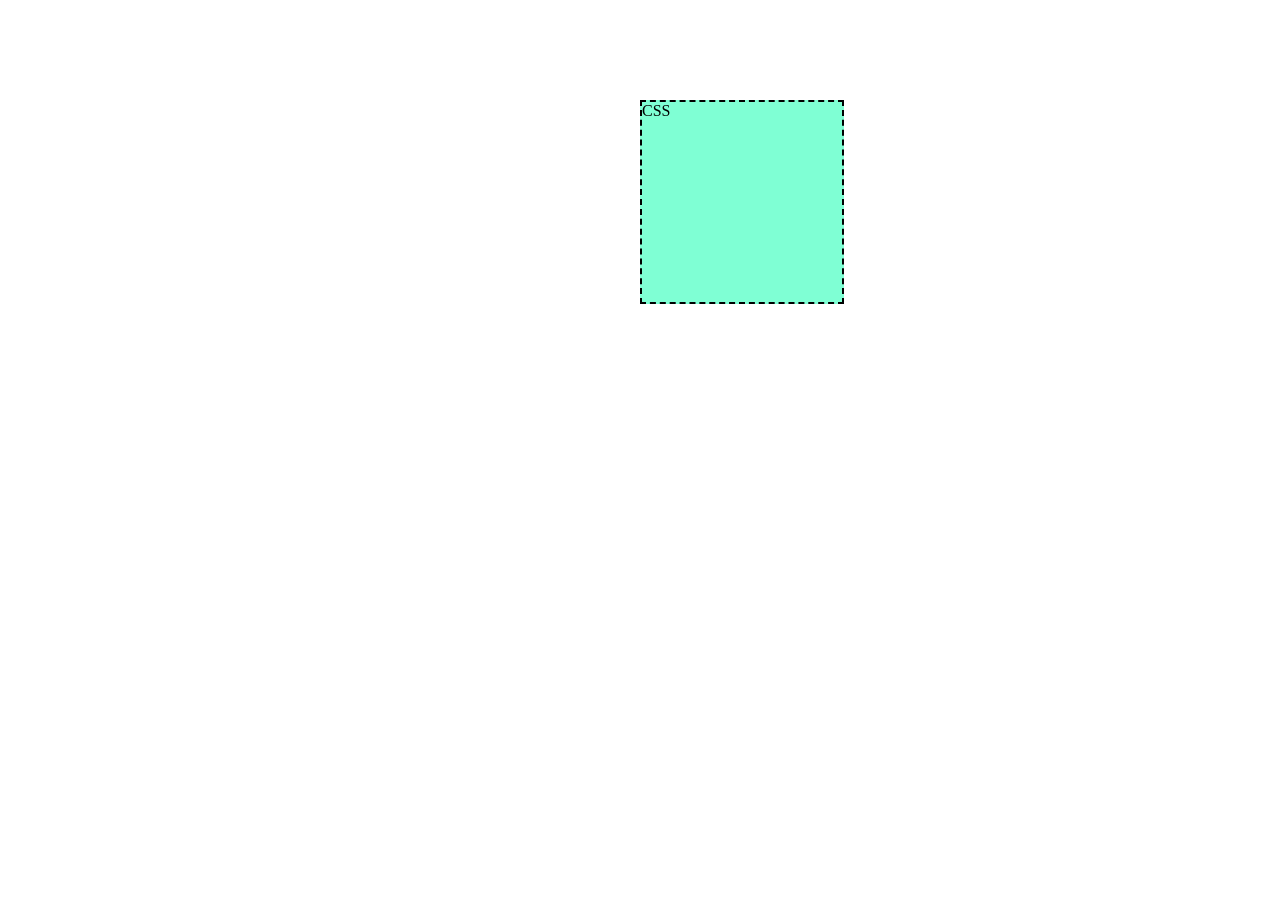
<file: ca04.html>
<!DOCTYPE html>
<html lang="ko">
<head>
    <meta charset="utf-8">
    <meta name="viewport" content="width=device-width, initial-scale=1">
    <link rel="stylesheet" type="text/css" href="ca04.css">
    <link rel="stylesheet" href="https://cdnjs.cloudflare.com/ajax/libs/animate.css/4.1.1/animate.min.css">
    <title>CSS 애니메이션</title>
</head>

<body>
    <div id="object01" class="animate__animated animate__wobble">CSS</div>
</body>
    
</html>
</file>
<file: ca04.css>
html, p {
    margin: 0;
    padding: 0;
}

#object01 {
     position: fixed;
     top: 100px;
     left: 50%;
     width: 200px;
     height: 200px;
     background-color: aquamarine;
     border: dashed 2px #000;
     border-radius: 0%;
     animation-duration: 5s;
     animation-iteration-count: infinite;
}
</file>
